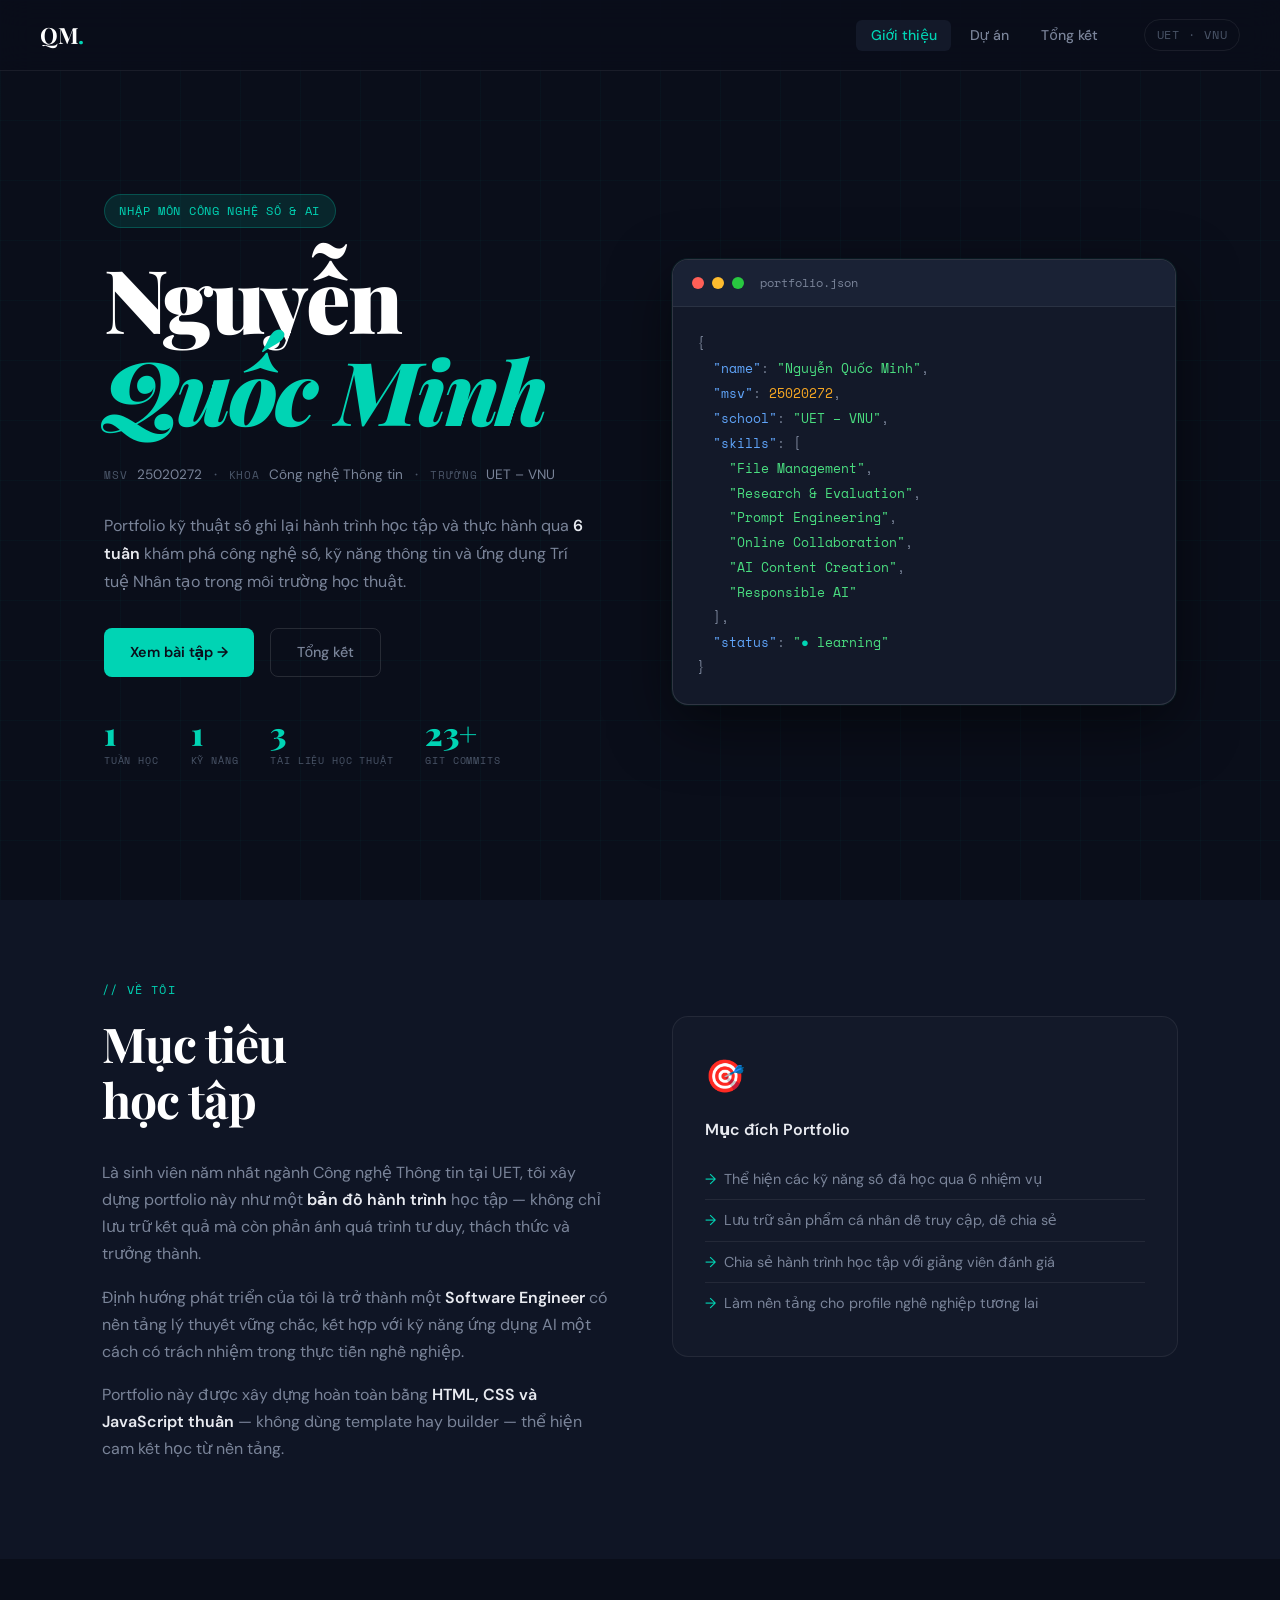
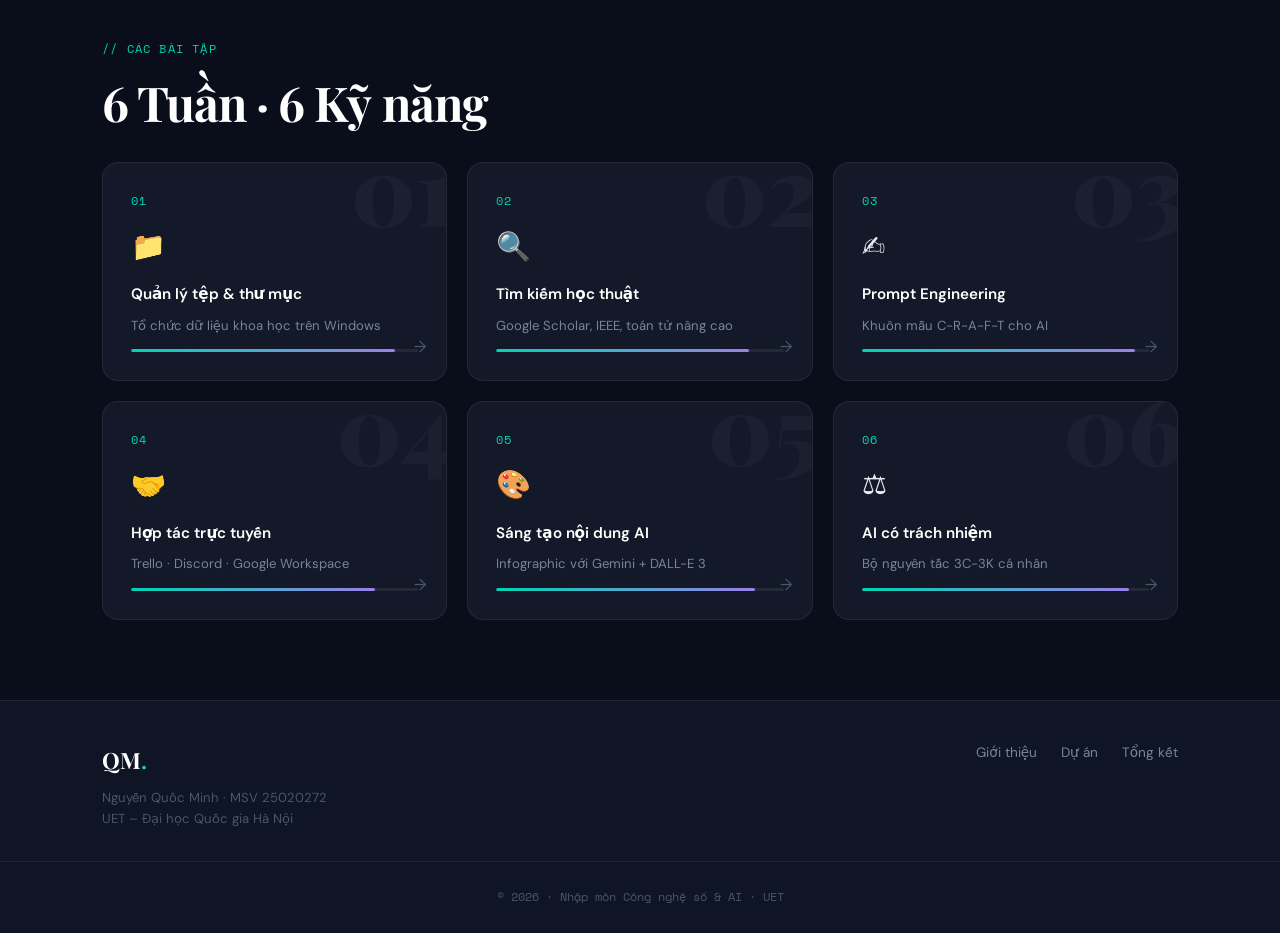
<file: index.html>
<!DOCTYPE html>
<html lang="vi">
<head>
  <meta charset="UTF-8" />
  <meta name="viewport" content="width=device-width, initial-scale=1.0"/>
  <title>Portfolio | Nguyễn Quốc Minh – Nhập môn Công nghệ số & AI</title>
  <meta name="description" content="Portfolio kỹ thuật số của Nguyễn Quốc Minh (MSV 25020272), sinh viên CNTT UET–VNU, ghi lại hành trình 6 tuần học Nhập môn Công nghệ số & AI.">
  <link rel="preconnect" href="https://fonts.googleapis.com">
  <link href="https://fonts.googleapis.com/css2?family=Playfair+Display:ital,wght@0,400;0,700;0,900;1,400&family=Space+Mono:wght@400;700&family=DM+Sans:wght@300;400;500;600&display=swap" rel="stylesheet">
  <link rel="stylesheet" href="css/style.css">
</head>
<body>

  <!-- SCROLL PROGRESS -->
  <div id="scroll-progress"></div>

  <!-- BACK TO TOP -->
  <button id="back-to-top" aria-label="Về đầu trang">↑</button>

  <!-- NAV -->
  <nav class="nav" id="nav">
    <div class="nav-logo">QM<span class="dot">.</span></div>
    <ul class="nav-links">
      <li><a href="index.html" class="active">Giới thiệu</a></li>
      <li><a href="projects.html">Dự án</a></li>
      <li><a href="summary.html">Tổng kết</a></li>
    </ul>
    <div class="nav-badge">UET · VNU</div>
  </nav>

  <!-- HERO -->
  <section class="hero">
    <div class="hero-grid-bg"></div>
    <div class="hero-content">
      <div class="hero-tag fade-in delay-1">Nhập môn Công nghệ số &amp; AI</div>
      <h1 class="hero-name fade-in delay-2">Nguyễn<br><em>Quốc Minh</em></h1>
      <div class="hero-meta fade-in delay-3">
        <span class="meta-item"><span class="meta-label">MSV</span> 25020272</span>
        <span class="meta-divider">·</span>
        <span class="meta-item"><span class="meta-label">Khoa</span> Công nghệ Thông tin</span>
        <span class="meta-divider">·</span>
        <span class="meta-item"><span class="meta-label">Trường</span> UET – VNU</span>
      </div>
      <p class="hero-desc fade-in delay-4">
        Portfolio kỹ thuật số ghi lại hành trình học tập và thực hành 
        qua <strong>6 tuần</strong> khám phá công nghệ số, kỹ năng thông tin 
        và ứng dụng Trí tuệ Nhân tạo trong môi trường học thuật.
      </p>
      <div class="hero-cta fade-in delay-5">
        <a href="projects.html" class="btn-primary" id="cta-projects">Xem bài tập →</a>
        <a href="summary.html" class="btn-ghost" id="cta-summary">Tổng kết</a>
      </div>
      <!-- STAT COUNTERS -->
      <div class="hero-stats fade-in delay-5">
        <div class="stat-item" id="stat-weeks">
          <div class="stat-num" data-target="6" data-suffix="">0</div>
          <div class="stat-label">Tuần học</div>
        </div>
        <div class="stat-item" id="stat-tasks">
          <div class="stat-num" data-target="6" data-suffix="">0</div>
          <div class="stat-label">Kỹ năng</div>
        </div>
        <div class="stat-item" id="stat-docs">
          <div class="stat-num" data-target="12" data-suffix="">0</div>
          <div class="stat-label">Tài liệu học thuật</div>
        </div>
        <div class="stat-item" id="stat-commits">
          <div class="stat-num" data-target="95" data-suffix="+">0</div>
          <div class="stat-label">Git commits</div>
        </div>
      </div>
    </div>
    <div class="hero-visual fade-in delay-3">
      <div class="code-card">
        <div class="code-card-header">
          <span class="dot-red"></span><span class="dot-yellow"></span><span class="dot-green"></span>
          <span class="code-filename">portfolio.json</span>
        </div>
        <pre class="code-body"><code>{
  <span class="key">"name"</span>: <span class="str">"Nguyễn Quốc Minh"</span>,
  <span class="key">"msv"</span>: <span class="num">25020272</span>,
  <span class="key">"school"</span>: <span class="str">"UET – VNU"</span>,
  <span class="key">"skills"</span>: [
    <span class="str">"File Management"</span>,
    <span class="str">"Research &amp; Evaluation"</span>,
    <span class="str">"Prompt Engineering"</span>,
    <span class="str">"Online Collaboration"</span>,
    <span class="str">"AI Content Creation"</span>,
    <span class="str">"Responsible AI"</span>
  ],
  <span class="key">"status"</span>: <span class="str">"<span class="blink">●</span> learning"</span>
}</code></pre>
      </div>
    </div>
  </section>

  <!-- ABOUT -->
  <section class="about section">
    <div class="container">
      <div class="section-label">// Về tôi</div>
      <div class="about-grid">
        <div class="about-text">
          <h2 class="section-title">Mục tiêu<br>học tập</h2>
          <p>Là sinh viên năm nhất ngành Công nghệ Thông tin tại UET, tôi xây dựng portfolio này như một <strong>bản đồ hành trình</strong> học tập — không chỉ lưu trữ kết quả mà còn phản ánh quá trình tư duy, thách thức và trưởng thành.</p>
          <p>Định hướng phát triển của tôi là trở thành một <strong>Software Engineer</strong> có nền tảng lý thuyết vững chắc, kết hợp với kỹ năng ứng dụng AI một cách có trách nhiệm trong thực tiễn nghề nghiệp.</p>
          <p>Portfolio này được xây dựng hoàn toàn bằng <strong>HTML, CSS và JavaScript thuần</strong> — không dùng template hay builder — thể hiện cam kết học từ nền tảng.</p>
        </div>
        <div class="about-goals">
          <div class="goal-card">
            <div class="goal-icon">🎯</div>
            <div class="goal-title">Mục đích Portfolio</div>
            <ul class="goal-list">
              <li>Thể hiện các kỹ năng số đã học qua 6 nhiệm vụ</li>
              <li>Lưu trữ sản phẩm cá nhân dễ truy cập, dễ chia sẻ</li>
              <li>Chia sẻ hành trình học tập với giảng viên đánh giá</li>
              <li>Làm nền tảng cho profile nghề nghiệp tương lai</li>
            </ul>
          </div>
        </div>
      </div>
    </div>
  </section>

  <!-- WEEK OVERVIEW -->
  <section class="weeks section">
    <div class="container">
      <div class="section-label">// Các bài tập</div>
      <h2 class="section-title">6 Tuần · 6 Kỹ năng</h2>
      <div class="weeks-grid">
        <a href="projects.html#week1" class="week-card" data-week="01" id="week-card-1">
          <div class="week-num">01</div>
          <div class="week-icon">📁</div>
          <div class="week-title">Quản lý tệp &amp; thư mục</div>
          <div class="week-desc">Tổ chức dữ liệu khoa học trên Windows</div>
          <div class="week-progress"><div class="week-progress-fill" style="--progress:92%"></div></div>
          <div class="week-arrow">→</div>
        </a>
        <a href="projects.html#week2" class="week-card" data-week="02" id="week-card-2">
          <div class="week-num">02</div>
          <div class="week-icon">🔍</div>
          <div class="week-title">Tìm kiếm học thuật</div>
          <div class="week-desc">Google Scholar, IEEE, toán tử nâng cao</div>
          <div class="week-progress"><div class="week-progress-fill" style="--progress:88%"></div></div>
          <div class="week-arrow">→</div>
        </a>
        <a href="projects.html#week3" class="week-card" data-week="03" id="week-card-3">
          <div class="week-num">03</div>
          <div class="week-icon">✍️</div>
          <div class="week-title">Prompt Engineering</div>
          <div class="week-desc">Khuôn mẫu C-R-A-F-T cho AI</div>
          <div class="week-progress"><div class="week-progress-fill" style="--progress:95%"></div></div>
          <div class="week-arrow">→</div>
        </a>
        <a href="projects.html#week4" class="week-card" data-week="04" id="week-card-4">
          <div class="week-num">04</div>
          <div class="week-icon">🤝</div>
          <div class="week-title">Hợp tác trực tuyến</div>
          <div class="week-desc">Trello · Discord · Google Workspace</div>
          <div class="week-progress"><div class="week-progress-fill" style="--progress:85%"></div></div>
          <div class="week-arrow">→</div>
        </a>
        <a href="projects.html#week5" class="week-card" data-week="05" id="week-card-5">
          <div class="week-num">05</div>
          <div class="week-icon">🎨</div>
          <div class="week-title">Sáng tạo nội dung AI</div>
          <div class="week-desc">Infographic với Gemini + DALL-E 3</div>
          <div class="week-progress"><div class="week-progress-fill" style="--progress:90%"></div></div>
          <div class="week-arrow">→</div>
        </a>
        <a href="projects.html#week6" class="week-card" data-week="06" id="week-card-6">
          <div class="week-num">06</div>
          <div class="week-icon">⚖️</div>
          <div class="week-title">AI có trách nhiệm</div>
          <div class="week-desc">Bộ nguyên tắc 3C-3K cá nhân</div>
          <div class="week-progress"><div class="week-progress-fill" style="--progress:93%"></div></div>
          <div class="week-arrow">→</div>
        </a>
      </div>
    </div>
  </section>

  <!-- FOOTER -->
  <footer class="footer">
    <div class="container footer-inner">
      <div class="footer-left">
        <div class="footer-logo">QM<span class="dot">.</span></div>
        <p>Nguyễn Quốc Minh · MSV 25020272<br>UET – Đại học Quốc gia Hà Nội</p>
      </div>
      <div class="footer-right">
        <a href="index.html">Giới thiệu</a>
        <a href="projects.html">Dự án</a>
        <a href="summary.html">Tổng kết</a>
      </div>
    </div>
    <div class="footer-bottom">
      <span>© 2026 · Nhập môn Công nghệ số &amp; AI · UET</span>
    </div>
  </footer>

  <script src="js/main.js"></script>
  <script>
    // Trigger stat counters on load (hero section)
    window.addEventListener('load', () => {
      document.querySelectorAll('.stat-item .stat-num').forEach(el => {
        setTimeout(() => animateCounter(el), 800);
      });
    });
  </script>
</body>
</html>
</file>
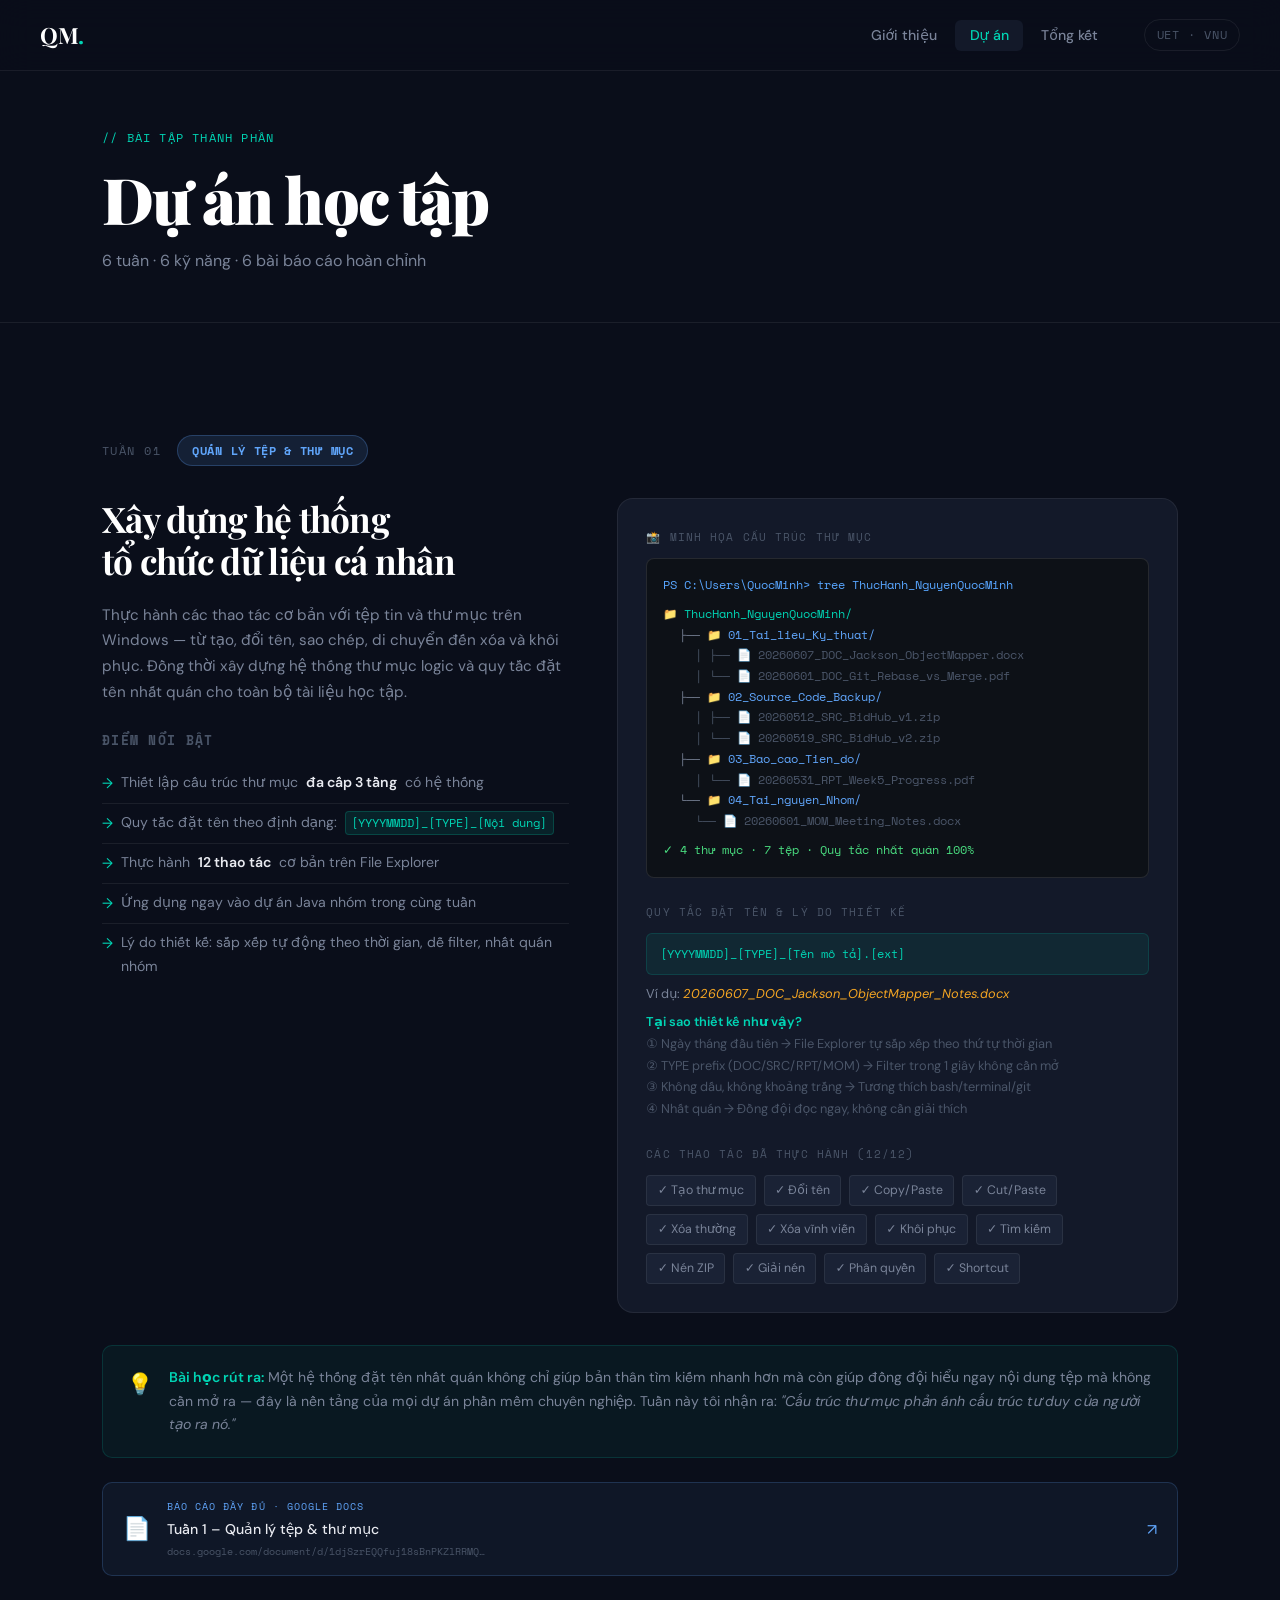
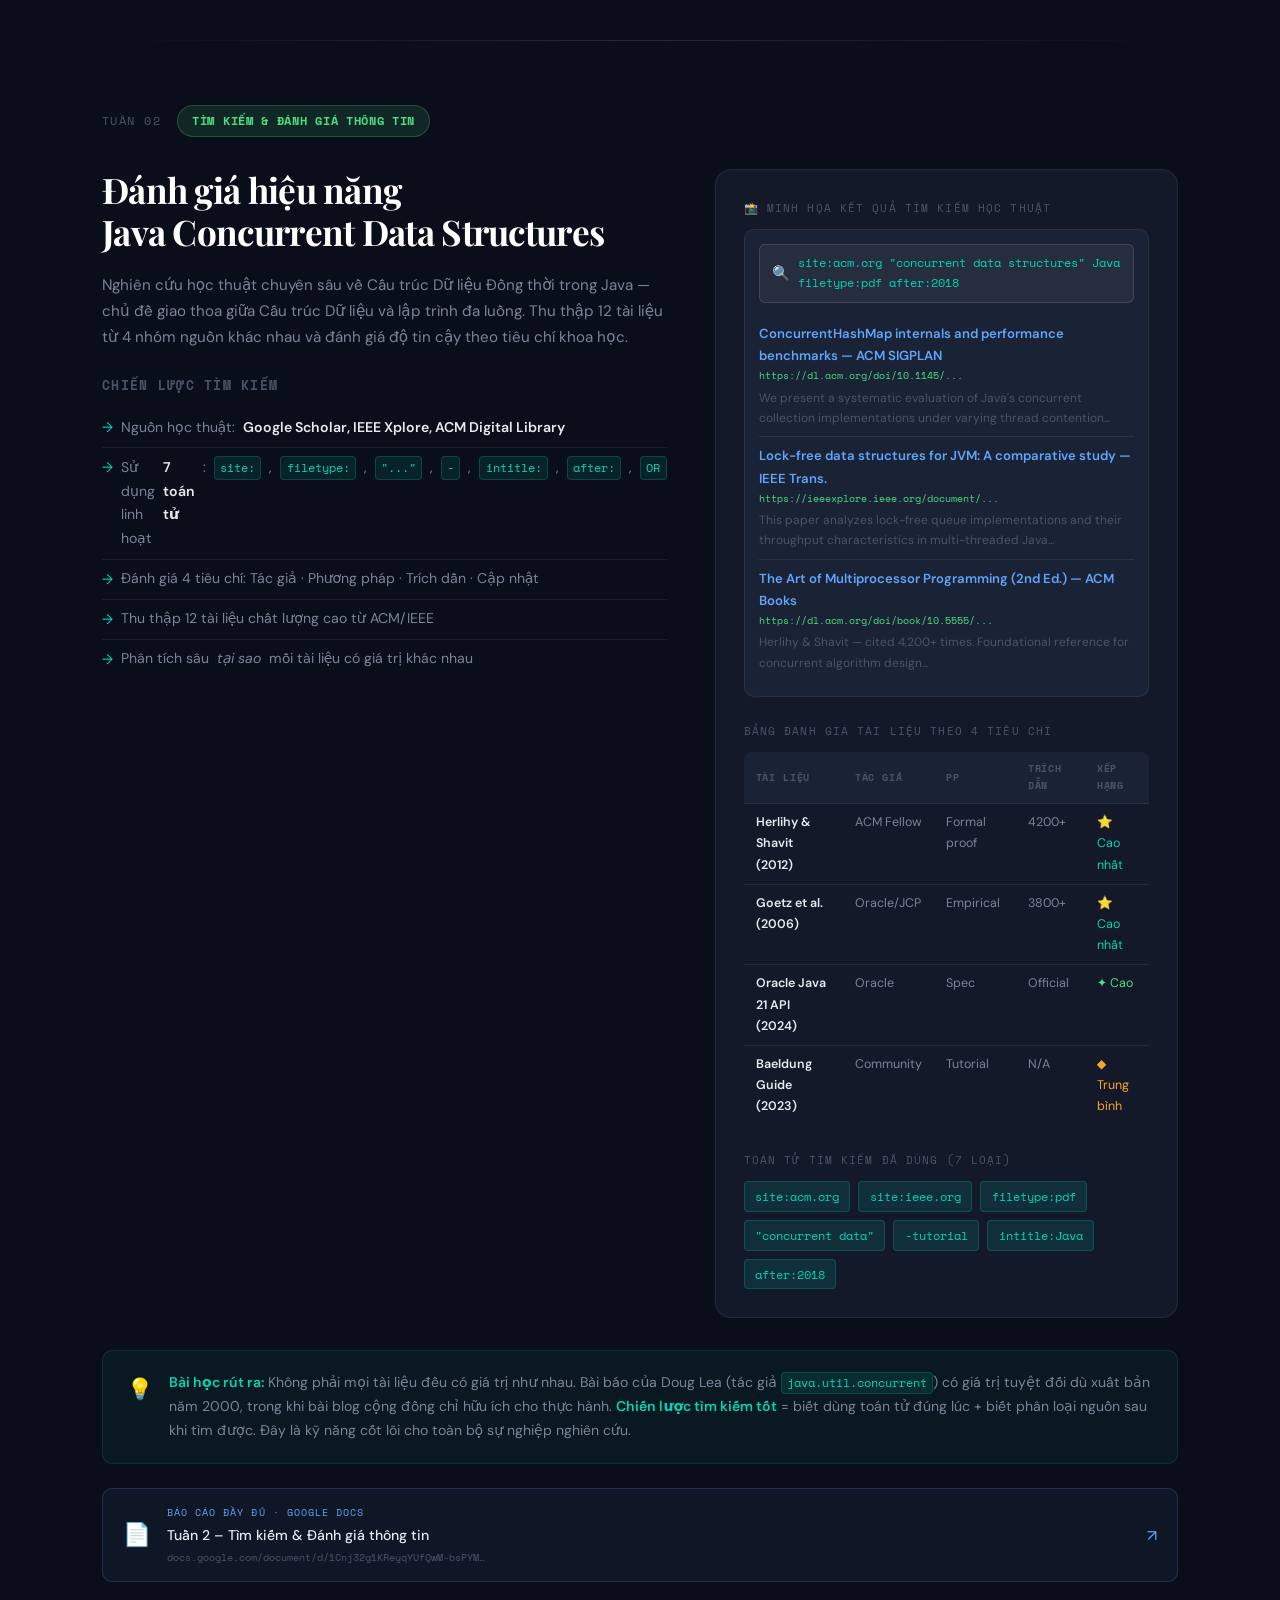
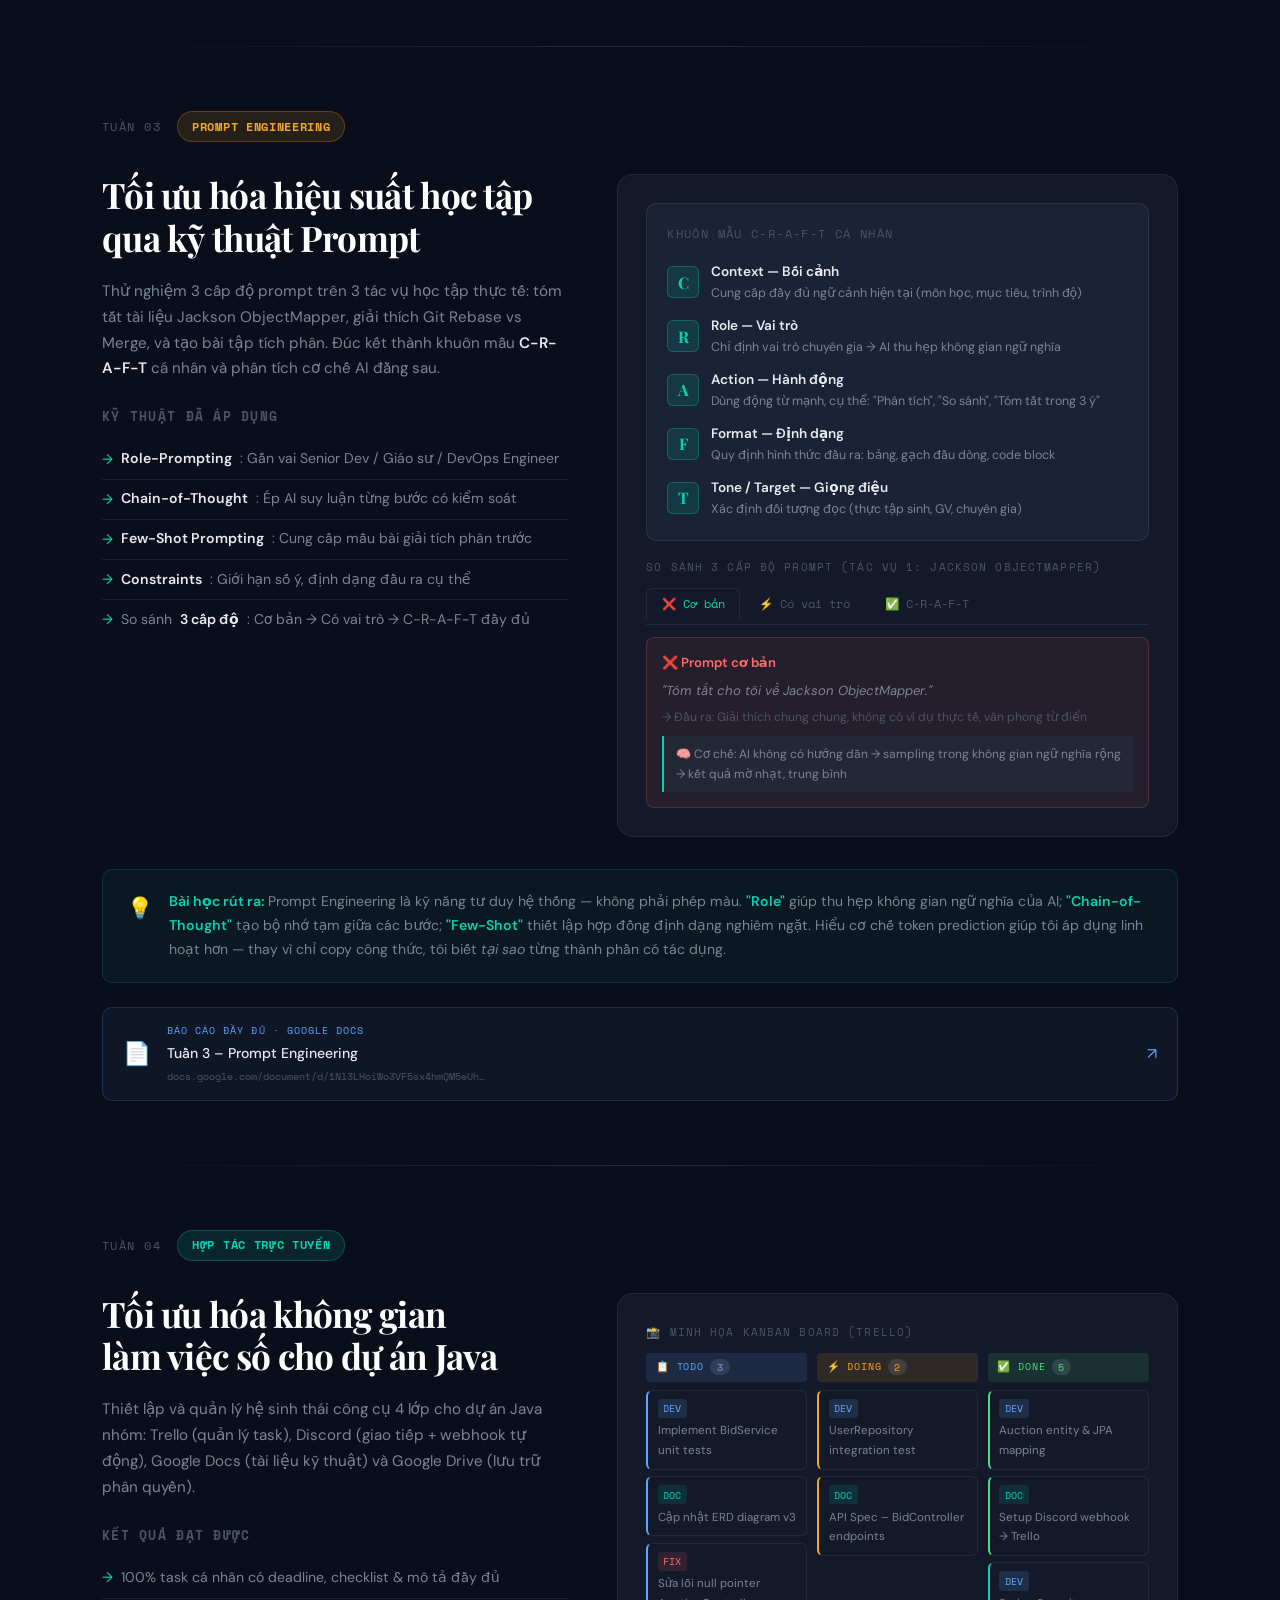
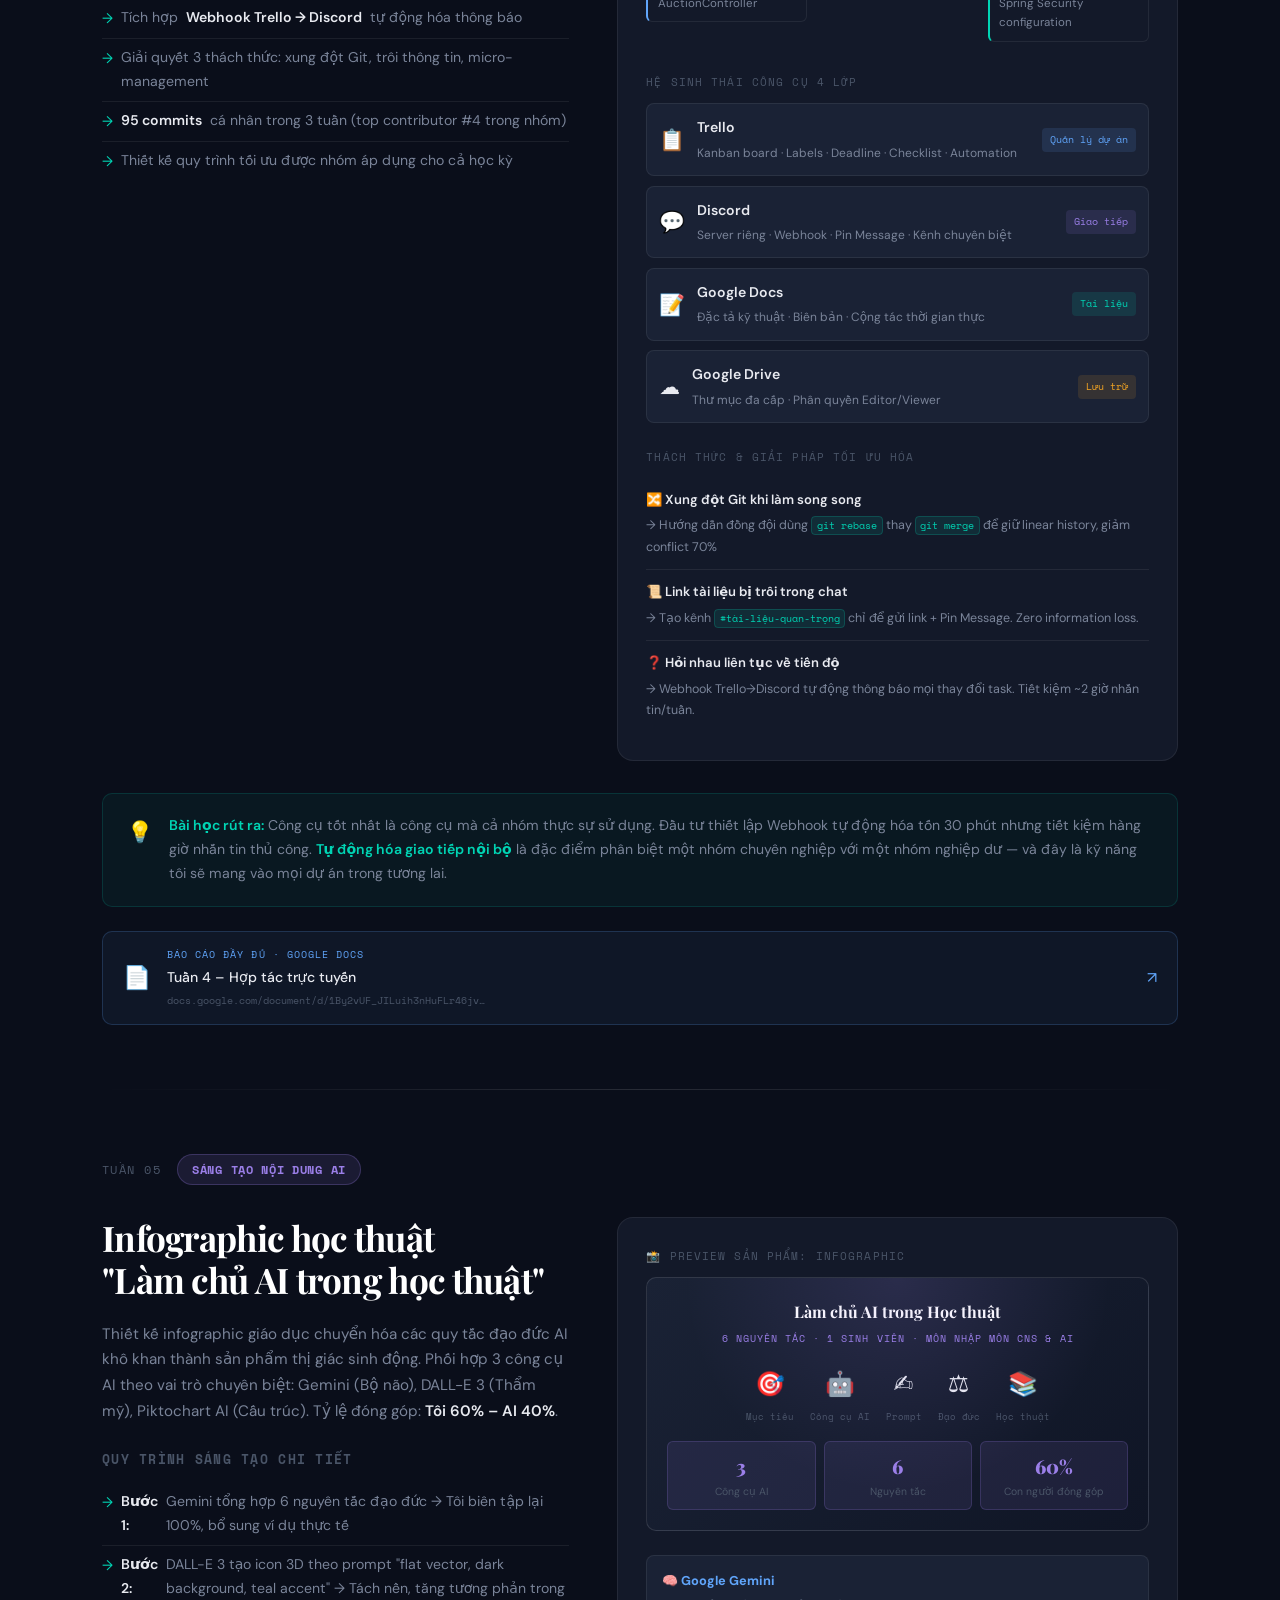
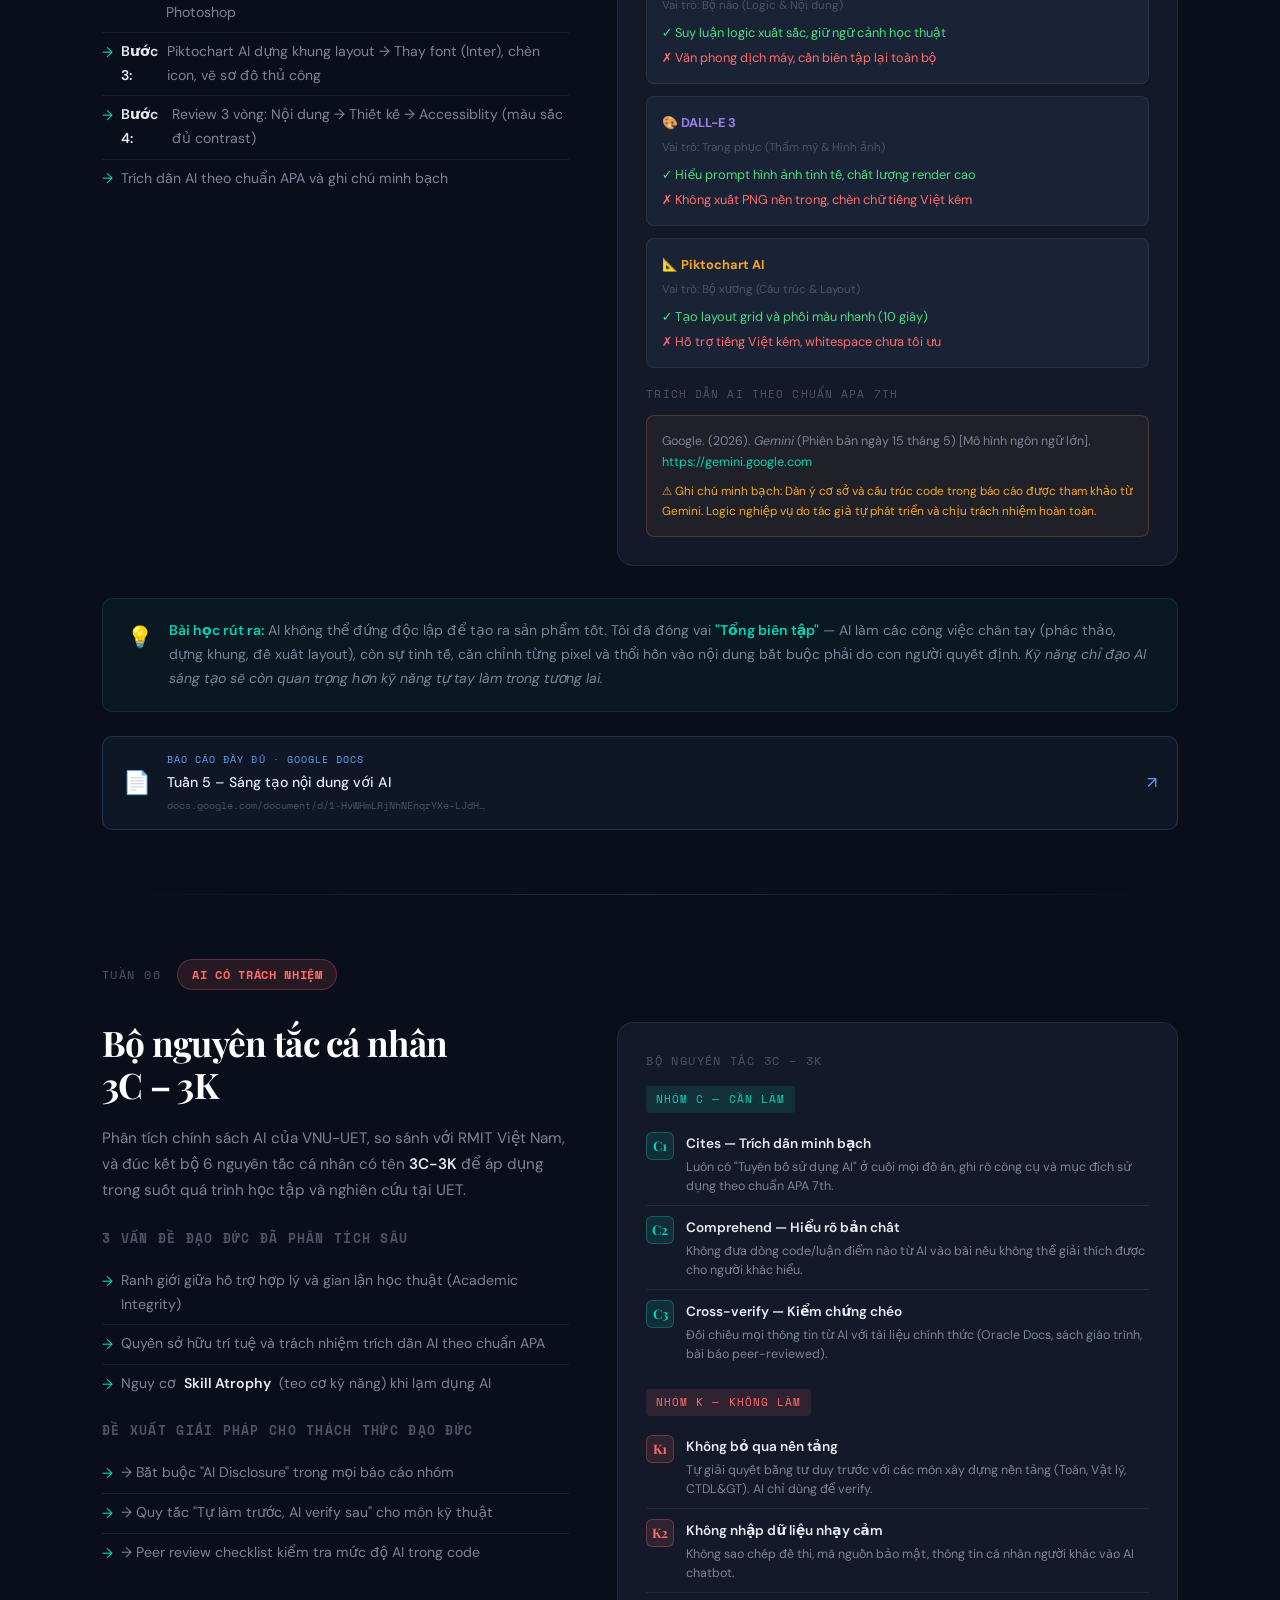
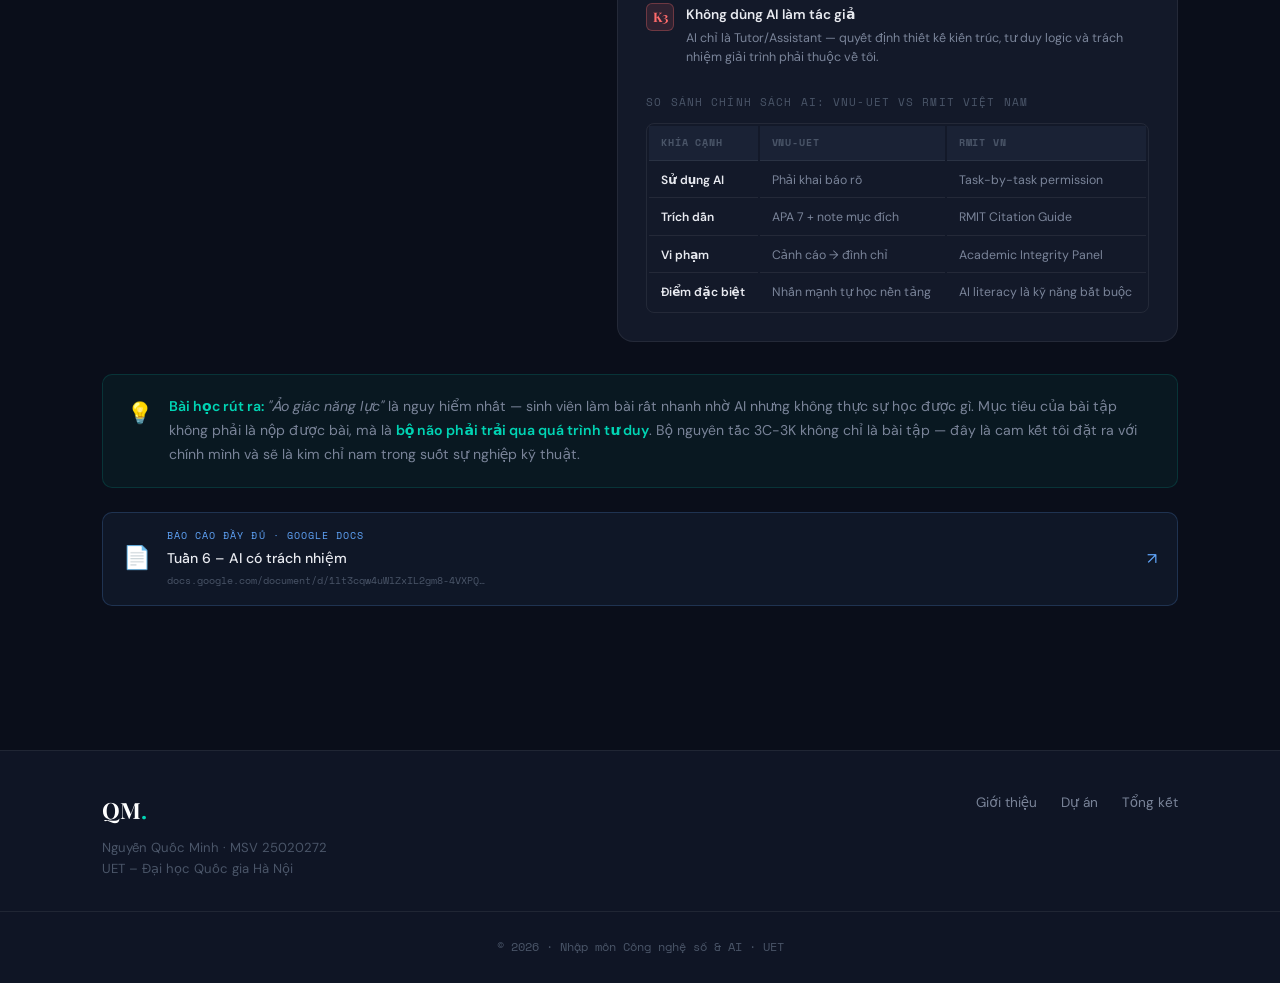
<file: projects.html>
<!DOCTYPE html>
<html lang="vi">
<head>
  <meta charset="UTF-8" />
  <meta name="viewport" content="width=device-width, initial-scale=1.0"/>
  <title>Dự án | Nguyễn Quốc Minh – Portfolio 6 tuần</title>
  <meta name="description" content="6 bài tập thành phần: Quản lý tệp, Tìm kiếm học thuật, Prompt Engineering, Hợp tác trực tuyến, Sáng tạo AI, và AI có trách nhiệm.">
  <link rel="preconnect" href="https://fonts.googleapis.com">
  <link href="https://fonts.googleapis.com/css2?family=Playfair+Display:ital,wght@0,400;0,700;0,900;1,400&family=Space+Mono:wght@400;700&family=DM+Sans:wght@300;400;500;600&display=swap" rel="stylesheet">
  <link rel="stylesheet" href="css/style.css">
</head>
<body>

  <div id="scroll-progress"></div>
  <button id="back-to-top" aria-label="Về đầu trang">↑</button>

  <nav class="nav" id="nav">
    <div class="nav-logo">QM<span class="dot">.</span></div>
    <ul class="nav-links">
      <li><a href="index.html">Giới thiệu</a></li>
      <li><a href="projects.html" class="active">Dự án</a></li>
      <li><a href="summary.html">Tổng kết</a></li>
    </ul>
    <div class="nav-badge">UET · VNU</div>
  </nav>

  <!-- PAGE HEADER -->
  <div class="page-header">
    <div class="container">
      <div class="section-label">// Bài tập thành phần</div>
      <h1 class="page-title">Dự án học tập</h1>
      <p class="page-subtitle">6 tuần · 6 kỹ năng · 6 bài báo cáo hoàn chỉnh</p>
    </div>
  </div>

  <!-- PROJECTS -->
  <main class="projects-main">
    <div class="container">

      <!-- ===== WEEK 1 ===== -->
      <article class="project-section" id="week1">
        <div class="project-header">
          <div class="project-num-tag">Tuần 01</div>
          <div class="project-badge file">Quản lý Tệp &amp; Thư mục</div>
        </div>
        <div class="project-grid">
          <div class="project-info">
            <h2 class="project-title">Xây dựng hệ thống<br>tổ chức dữ liệu cá nhân</h2>
            <p class="project-desc">
              Thực hành các thao tác cơ bản với tệp tin và thư mục trên Windows — từ tạo, đổi tên, sao chép, di chuyển đến xóa và khôi phục. Đồng thời xây dựng hệ thống thư mục logic và quy tắc đặt tên nhất quán cho toàn bộ tài liệu học tập.
            </p>
            <div class="project-highlights">
              <h3>Điểm nổi bật</h3>
              <ul>
                <li>Thiết lập cấu trúc thư mục <strong>đa cấp 3 tầng</strong> có hệ thống</li>
                <li>Quy tắc đặt tên theo định dạng: <code>[YYYYMMDD]_[TYPE]_[Nội dung]</code></li>
                <li>Thực hành <strong>12 thao tác</strong> cơ bản trên File Explorer</li>
                <li>Ứng dụng ngay vào dự án Java nhóm trong cùng tuần</li>
                <li>Lý do thiết kế: sắp xếp tự động theo thời gian, dễ filter, nhất quán nhóm</li>
              </ul>
            </div>
          </div>
          <div class="project-detail-card">
            <div class="detail-section">
              <div class="detail-label">📸 Minh họa cấu trúc thư mục</div>
              <!-- Terminal-style folder screenshot mockup -->
              <div style="background:#0d1117;border:1px solid rgba(255,255,255,0.1);border-radius:8px;padding:1rem;font-family:'Space Mono',monospace;font-size:0.72rem;line-height:1.8;">
                <div style="color:#58a6ff;margin-bottom:0.5rem;">PS C:\Users\QuocMinh&gt; tree ThucHanh_NguyenQuocMinh</div>
                <div style="color:#00d4b4;">📁 ThucHanh_NguyenQuocMinh/</div>
                <div style="color:#7a8499;padding-left:1rem;">├── 📁 <span style="color:#60a5fa;">01_Tai_lieu_Ky_thuat/</span></div>
                <div style="color:#4a5568;padding-left:2rem;">│   ├── 📄 20260607_DOC_Jackson_ObjectMapper.docx</div>
                <div style="color:#4a5568;padding-left:2rem;">│   └── 📄 20260601_DOC_Git_Rebase_vs_Merge.pdf</div>
                <div style="color:#7a8499;padding-left:1rem;">├── 📁 <span style="color:#60a5fa;">02_Source_Code_Backup/</span></div>
                <div style="color:#4a5568;padding-left:2rem;">│   ├── 📄 20260512_SRC_BidHub_v1.zip</div>
                <div style="color:#4a5568;padding-left:2rem;">│   └── 📄 20260519_SRC_BidHub_v2.zip</div>
                <div style="color:#7a8499;padding-left:1rem;">├── 📁 <span style="color:#60a5fa;">03_Bao_cao_Tien_do/</span></div>
                <div style="color:#4a5568;padding-left:2rem;">│   └── 📄 20260531_RPT_Week5_Progress.pdf</div>
                <div style="color:#7a8499;padding-left:1rem;">└── 📁 <span style="color:#60a5fa;">04_Tai_nguyen_Nhom/</span></div>
                <div style="color:#4a5568;padding-left:2rem;">    └── 📄 20260601_MOM_Meeting_Notes.docx</div>
                <div style="color:#4ade80;margin-top:0.5rem;">✓ 4 thư mục · 7 tệp · Quy tắc nhất quán 100%</div>
              </div>
            </div>
            <div class="detail-section">
              <div class="detail-label">Quy tắc đặt tên &amp; Lý do thiết kế</div>
              <div class="naming-rule">
                <code class="naming-code">[YYYYMMDD]_[TYPE]_[Tên mô tả].[ext]</code>
                <div class="naming-example">Ví dụ: <em>20260607_DOC_Jackson_ObjectMapper_Notes.docx</em></div>
                <div class="naming-reason">
                  <strong style="color:var(--teal)">Tại sao thiết kế như vậy?</strong><br>
                  ① Ngày tháng đầu tiên → File Explorer tự sắp xếp theo thứ tự thời gian<br>
                  ② TYPE prefix (DOC/SRC/RPT/MOM) → Filter trong 1 giây không cần mở<br>
                  ③ Không dấu, không khoảng trắng → Tương thích bash/terminal/git<br>
                  ④ Nhất quán → Đồng đội đọc ngay, không cần giải thích
                </div>
              </div>
            </div>
            <div class="detail-section">
              <div class="detail-label">Các thao tác đã thực hành (12/12)</div>
              <div class="ops-grid">
                <span class="op-tag">✓ Tạo thư mục</span>
                <span class="op-tag">✓ Đổi tên</span>
                <span class="op-tag">✓ Copy/Paste</span>
                <span class="op-tag">✓ Cut/Paste</span>
                <span class="op-tag">✓ Xóa thường</span>
                <span class="op-tag">✓ Xóa vĩnh viễn</span>
                <span class="op-tag">✓ Khôi phục</span>
                <span class="op-tag">✓ Tìm kiếm</span>
                <span class="op-tag">✓ Nén ZIP</span>
                <span class="op-tag">✓ Giải nén</span>
                <span class="op-tag">✓ Phân quyền</span>
                <span class="op-tag">✓ Shortcut</span>
              </div>
            </div>
          </div>
        </div>
        <div class="project-reflection">
          <div class="reflection-icon">💡</div>
          <p><strong>Bài học rút ra:</strong> Một hệ thống đặt tên nhất quán không chỉ giúp bản thân tìm kiếm nhanh hơn mà còn giúp đồng đội hiểu ngay nội dung tệp mà không cần mở ra — đây là nền tảng của mọi dự án phần mềm chuyên nghiệp. Tuần này tôi nhận ra: <em>"Cấu trúc thư mục phản ánh cấu trúc tư duy của người tạo ra nó."</em></p>
        </div>
        <a href="https://docs.google.com/document/d/1djSzrEQQfuj18sBnPKZlRRMQKH2YL0-aPLZ89EjmkHg/edit?usp=sharing" target="_blank" rel="noopener" class="doc-link-banner" id="doc-week1">
          <div class="doc-link-icon">📄</div>
          <div class="doc-link-text">
            <div class="doc-link-label">Báo cáo đầy đủ · Google Docs</div>
            <div class="doc-link-title">Tuần 1 – Quản lý tệp &amp; thư mục</div>
            <div class="doc-link-url">docs.google.com/document/d/1djSzrEQQfuj18sBnPKZlRRMQKH2YL0-aPLZ89EjmkHg</div>
          </div>
          <div class="doc-link-arrow">↗</div>
        </a>
      </article>

      <div class="section-divider"></div>

      <!-- ===== WEEK 2 ===== -->
      <article class="project-section" id="week2">
        <div class="project-header">
          <div class="project-num-tag">Tuần 02</div>
          <div class="project-badge search">Tìm kiếm &amp; Đánh giá thông tin</div>
        </div>
        <div class="project-grid">
          <div class="project-info">
            <h2 class="project-title">Đánh giá hiệu năng<br>Java Concurrent Data Structures</h2>
            <p class="project-desc">
              Nghiên cứu học thuật chuyên sâu về Cấu trúc Dữ liệu Đồng thời trong Java — chủ đề giao thoa giữa Cấu trúc Dữ liệu và lập trình đa luồng. Thu thập 12 tài liệu từ 4 nhóm nguồn khác nhau và đánh giá độ tin cậy theo tiêu chí khoa học.
            </p>
            <div class="project-highlights">
              <h3>Chiến lược tìm kiếm</h3>
              <ul>
                <li>Nguồn học thuật: <strong>Google Scholar, IEEE Xplore, ACM Digital Library</strong></li>
                <li>Sử dụng linh hoạt <strong>7 toán tử</strong>: <code>site:</code>, <code>filetype:</code>, <code>"..."</code>, <code>-</code>, <code>intitle:</code>, <code>after:</code>, <code>OR</code></li>
                <li>Đánh giá 4 tiêu chí: Tác giả · Phương pháp · Trích dẫn · Cập nhật</li>
                <li>Thu thập 12 tài liệu chất lượng cao từ ACM/IEEE</li>
                <li>Phân tích sâu <em>tại sao</em> mỗi tài liệu có giá trị khác nhau</li>
              </ul>
            </div>
          </div>
          <div class="project-detail-card">
            <!-- Search result mockup -->
            <div class="detail-section">
              <div class="detail-label">📸 Minh họa kết quả tìm kiếm học thuật</div>
              <div class="search-mockup">
                <div class="search-bar">
                  <span class="search-bar-icon">🔍</span>
                  <span class="search-bar-query">site:acm.org "concurrent data structures" Java filetype:pdf after:2018</span>
                </div>
                <div class="search-result-item">
                  <div class="search-result-title">ConcurrentHashMap internals and performance benchmarks — ACM SIGPLAN</div>
                  <div class="search-result-url">https://dl.acm.org/doi/10.1145/...</div>
                  <div class="search-result-snippet">We present a systematic evaluation of Java's concurrent collection implementations under varying thread contention...</div>
                </div>
                <div class="search-result-item">
                  <div class="search-result-title">Lock-free data structures for JVM: A comparative study — IEEE Trans.</div>
                  <div class="search-result-url">https://ieeexplore.ieee.org/document/...</div>
                  <div class="search-result-snippet">This paper analyzes lock-free queue implementations and their throughput characteristics in multi-threaded Java...</div>
                </div>
                <div class="search-result-item">
                  <div class="search-result-title">The Art of Multiprocessor Programming (2nd Ed.) — ACM Books</div>
                  <div class="search-result-url">https://dl.acm.org/doi/book/10.5555/...</div>
                  <div class="search-result-snippet">Herlihy &amp; Shavit — cited 4,200+ times. Foundational reference for concurrent algorithm design...</div>
                </div>
              </div>
            </div>
            <div class="detail-section">
              <div class="detail-label">Bảng đánh giá tài liệu theo 4 tiêu chí</div>
              <table class="eval-table">
                <thead>
                  <tr>
                    <th>Tài liệu</th>
                    <th>Tác giả</th>
                    <th>PP</th>
                    <th>Trích dẫn</th>
                    <th>Xếp hạng</th>
                  </tr>
                </thead>
                <tbody>
                  <tr>
                    <td>Herlihy &amp; Shavit (2012)</td>
                    <td>ACM Fellow</td>
                    <td>Formal proof</td>
                    <td>4200+</td>
                    <td><span style="color:var(--teal)">⭐ Cao nhất</span></td>
                  </tr>
                  <tr>
                    <td>Goetz et al. (2006)</td>
                    <td>Oracle/JCP</td>
                    <td>Empirical</td>
                    <td>3800+</td>
                    <td><span style="color:var(--teal)">⭐ Cao nhất</span></td>
                  </tr>
                  <tr>
                    <td>Oracle Java 21 API (2024)</td>
                    <td>Oracle</td>
                    <td>Spec</td>
                    <td>Official</td>
                    <td><span style="color:var(--green)">✦ Cao</span></td>
                  </tr>
                  <tr>
                    <td>Baeldung Guide (2023)</td>
                    <td>Community</td>
                    <td>Tutorial</td>
                    <td>N/A</td>
                    <td><span style="color:var(--amber)">◆ Trung bình</span></td>
                  </tr>
                </tbody>
              </table>
            </div>
            <div class="detail-section">
              <div class="detail-label">Toán tử tìm kiếm đã dùng (7 loại)</div>
              <div class="ops-grid">
                <span class="op-tag code-tag">site:acm.org</span>
                <span class="op-tag code-tag">site:ieee.org</span>
                <span class="op-tag code-tag">filetype:pdf</span>
                <span class="op-tag code-tag">"concurrent data"</span>
                <span class="op-tag code-tag">-tutorial</span>
                <span class="op-tag code-tag">intitle:Java</span>
                <span class="op-tag code-tag">after:2018</span>
              </div>
            </div>
          </div>
        </div>
        <div class="project-reflection">
          <div class="reflection-icon">💡</div>
          <p><strong>Bài học rút ra:</strong> Không phải mọi tài liệu đều có giá trị như nhau. Bài báo của Doug Lea (tác giả <code>java.util.concurrent</code>) có giá trị tuyệt đối dù xuất bản năm 2000, trong khi bài blog cộng đồng chỉ hữu ích cho thực hành. <strong>Chiến lược tìm kiếm tốt</strong> = biết dùng toán tử đúng lúc + biết phân loại nguồn sau khi tìm được. Đây là kỹ năng cốt lõi cho toàn bộ sự nghiệp nghiên cứu.</p>
        </div>
        <a href="https://docs.google.com/document/d/1Cnj32g1KReyqYUfQwM-bsPYMFA5YveJss_useNHdQVc/edit?usp=sharing" target="_blank" rel="noopener" class="doc-link-banner" id="doc-week2">
          <div class="doc-link-icon">📄</div>
          <div class="doc-link-text">
            <div class="doc-link-label">Báo cáo đầy đủ · Google Docs</div>
            <div class="doc-link-title">Tuần 2 – Tìm kiếm &amp; Đánh giá thông tin</div>
            <div class="doc-link-url">docs.google.com/document/d/1Cnj32g1KReyqYUfQwM-bsPYMFA5YveJss_useNHdQVc</div>
          </div>
          <div class="doc-link-arrow">↗</div>
        </a>
      </article>

      <div class="section-divider"></div>

      <!-- ===== WEEK 3 ===== -->
      <article class="project-section" id="week3">
        <div class="project-header">
          <div class="project-num-tag">Tuần 03</div>
          <div class="project-badge prompt">Prompt Engineering</div>
        </div>
        <div class="project-grid">
          <div class="project-info">
            <h2 class="project-title">Tối ưu hóa hiệu suất học tập<br>qua kỹ thuật Prompt</h2>
            <p class="project-desc">
              Thử nghiệm 3 cấp độ prompt trên 3 tác vụ học tập thực tế: tóm tắt tài liệu Jackson ObjectMapper, giải thích Git Rebase vs Merge, và tạo bài tập tích phân. Đúc kết thành khuôn mẫu <strong>C-R-A-F-T</strong> cá nhân và phân tích cơ chế AI đằng sau.
            </p>
            <div class="project-highlights">
              <h3>Kỹ thuật đã áp dụng</h3>
              <ul>
                <li><strong>Role-Prompting</strong>: Gắn vai Senior Dev / Giáo sư / DevOps Engineer</li>
                <li><strong>Chain-of-Thought</strong>: Ép AI suy luận từng bước có kiểm soát</li>
                <li><strong>Few-Shot Prompting</strong>: Cung cấp mẫu bài giải tích phân trước</li>
                <li><strong>Constraints</strong>: Giới hạn số ý, định dạng đầu ra cụ thể</li>
                <li>So sánh <strong>3 cấp độ</strong>: Cơ bản → Có vai trò → C-R-A-F-T đầy đủ</li>
              </ul>
            </div>
          </div>
          <div class="project-detail-card">
            <div class="craft-framework">
              <div class="craft-title">Khuôn mẫu C-R-A-F-T cá nhân</div>
              <div class="craft-items">
                <div class="craft-item">
                  <div class="craft-letter">C</div>
                  <div class="craft-content">
                    <div class="craft-name">Context — Bối cảnh</div>
                    <div class="craft-desc">Cung cấp đầy đủ ngữ cảnh hiện tại (môn học, mục tiêu, trình độ)</div>
                  </div>
                </div>
                <div class="craft-item">
                  <div class="craft-letter">R</div>
                  <div class="craft-content">
                    <div class="craft-name">Role — Vai trò</div>
                    <div class="craft-desc">Chỉ định vai trò chuyên gia → AI thu hẹp không gian ngữ nghĩa</div>
                  </div>
                </div>
                <div class="craft-item">
                  <div class="craft-letter">A</div>
                  <div class="craft-content">
                    <div class="craft-name">Action — Hành động</div>
                    <div class="craft-desc">Dùng động từ mạnh, cụ thể: "Phân tích", "So sánh", "Tóm tắt trong 3 ý"</div>
                  </div>
                </div>
                <div class="craft-item">
                  <div class="craft-letter">F</div>
                  <div class="craft-content">
                    <div class="craft-name">Format — Định dạng</div>
                    <div class="craft-desc">Quy định hình thức đầu ra: bảng, gạch đầu dòng, code block</div>
                  </div>
                </div>
                <div class="craft-item">
                  <div class="craft-letter">T</div>
                  <div class="craft-content">
                    <div class="craft-name">Tone / Target — Giọng điệu</div>
                    <div class="craft-desc">Xác định đối tượng đọc (thực tập sinh, GV, chuyên gia)</div>
                  </div>
                </div>
              </div>
            </div>

            <!-- TAB SYSTEM for 3-level comparison -->
            <div class="detail-section" style="margin-top:1rem">
              <div class="detail-label">So sánh 3 cấp độ Prompt (Tác vụ 1: Jackson ObjectMapper)</div>
              <div class="tab-container" id="prompt-tabs">
                <div class="tab-nav">
                  <button class="tab-btn active" data-tab="tab-basic" id="btn-basic">❌ Cơ bản</button>
                  <button class="tab-btn" data-tab="tab-mid" id="btn-mid">⚡ Có vai trò</button>
                  <button class="tab-btn" data-tab="tab-craft" id="btn-craft">✅ C-R-A-F-T</button>
                </div>
                <div id="tab-basic" class="tab-panel active">
                  <div class="prompt-box bad">
                    <div class="prompt-label">❌ Prompt cơ bản</div>
                    <div class="prompt-text">"Tóm tắt cho tôi về Jackson ObjectMapper."</div>
                    <div class="prompt-result">→ Đầu ra: Giải thích chung chung, không có ví dụ thực tế, văn phong từ điển</div>
                    <div class="prompt-mechanism">🧠 Cơ chế: AI không có hướng dẫn → sampling trong không gian ngữ nghĩa rộng → kết quả mờ nhạt, trung bình</div>
                  </div>
                </div>
                <div id="tab-mid" class="tab-panel">
                  <div class="prompt-box mid">
                    <div class="prompt-label">⚡ Prompt có vai trò</div>
                    <div class="prompt-text">"Bạn là Java developer. Giải thích Jackson ObjectMapper cho tôi."</div>
                    <div class="prompt-result">→ Đầu ra: Tốt hơn, có ví dụ code nhưng vẫn dài dòng, thiếu định dạng chuẩn</div>
                    <div class="prompt-mechanism">🧠 Cơ chế: Role thu hẹp không gian → cải thiện chất lượng ~40%, nhưng chưa có Format/Constraint nên vẫn thiếu chính xác</div>
                  </div>
                </div>
                <div id="tab-craft" class="tab-panel">
                  <div class="prompt-box good">
                    <div class="prompt-label">✅ Prompt C-R-A-F-T đầy đủ</div>
                    <div class="prompt-text">"Đóng vai Senior Java Developer đang mentor thực tập sinh. Tóm tắt Jackson ObjectMapper trong <strong>đúng 3 ý</strong>, tập trung vào writeValueAsString() và xử lý JsonProcessingException. Trình bày dạng <strong>bảng so sánh</strong> Có lỗi vs Không lỗi. Giọng điệu: ngắn gọn, thực hành."</div>
                    <div class="prompt-result">→ Đầu ra: Sắc nét, có thể dùng ngay trong code review, không thừa chữ</div>
                    <div class="prompt-mechanism">🧠 Cơ chế: Role + Context thu hẹp phân phối token → Format tạo "hợp đồng đầu ra" → AI tuân thủ nghiêm ngặt → độ chính xác tăng ~80%</div>
                  </div>
                </div>
              </div>
            </div>
          </div>
        </div>
        <div class="project-reflection">
          <div class="reflection-icon">💡</div>
          <p><strong>Bài học rút ra:</strong> Prompt Engineering là kỹ năng tư duy hệ thống — không phải phép màu. <strong>"Role"</strong> giúp thu hẹp không gian ngữ nghĩa của AI; <strong>"Chain-of-Thought"</strong> tạo bộ nhớ tạm giữa các bước; <strong>"Few-Shot"</strong> thiết lập hợp đồng định dạng nghiêm ngặt. Hiểu cơ chế token prediction giúp tôi áp dụng linh hoạt hơn — thay vì chỉ copy công thức, tôi biết <em>tại sao</em> từng thành phần có tác dụng.</p>
        </div>
        <a href="https://docs.google.com/document/d/1Nl3LHoiWo3VF5sx4hmQM5eUhlZYXfPtVyiRqOmL-nIY/edit?usp=sharing" target="_blank" rel="noopener" class="doc-link-banner" id="doc-week3">
          <div class="doc-link-icon">📄</div>
          <div class="doc-link-text">
            <div class="doc-link-label">Báo cáo đầy đủ · Google Docs</div>
            <div class="doc-link-title">Tuần 3 – Prompt Engineering</div>
            <div class="doc-link-url">docs.google.com/document/d/1Nl3LHoiWo3VF5sx4hmQM5eUhlZYXfPtVyiRqOmL-nIY</div>
          </div>
          <div class="doc-link-arrow">↗</div>
        </a>
      </article>

      <div class="section-divider"></div>

      <!-- ===== WEEK 4 ===== -->
      <article class="project-section" id="week4">
        <div class="project-header">
          <div class="project-num-tag">Tuần 04</div>
          <div class="project-badge collab">Hợp tác trực tuyến</div>
        </div>
        <div class="project-grid">
          <div class="project-info">
            <h2 class="project-title">Tối ưu hóa không gian<br>làm việc số cho dự án Java</h2>
            <p class="project-desc">
              Thiết lập và quản lý hệ sinh thái công cụ 4 lớp cho dự án Java nhóm: Trello (quản lý task), Discord (giao tiếp + webhook tự động), Google Docs (tài liệu kỹ thuật) và Google Drive (lưu trữ phân quyền).
            </p>
            <div class="project-highlights">
              <h3>Kết quả đạt được</h3>
              <ul>
                <li>100% task cá nhân có deadline, checklist &amp; mô tả đầy đủ</li>
                <li>Tích hợp <strong>Webhook Trello → Discord</strong> tự động hóa thông báo</li>
                <li>Giải quyết 3 thách thức: xung đột Git, trôi thông tin, micro-management</li>
                <li><strong>95 commits</strong> cá nhân trong 3 tuần (top contributor #4 trong nhóm)</li>
                <li>Thiết kế quy trình tối ưu được nhóm áp dụng cho cả học kỳ</li>
              </ul>
            </div>
          </div>
          <div class="project-detail-card">
            <div class="detail-section">
              <div class="detail-label">📸 Minh họa Kanban Board (Trello)</div>
              <div class="kanban-board">
                <!-- TODO -->
                <div>
                  <div class="kanban-col-header todo">📋 Todo <span class="kanban-count">3</span></div>
                  <div class="kanban-card blue">
                    <div class="kanban-label dev">DEV</div>
                    <div>Implement BidService unit tests</div>
                  </div>
                  <div class="kanban-card blue">
                    <div class="kanban-label doc">DOC</div>
                    <div>Cập nhật ERD diagram v3</div>
                  </div>
                  <div class="kanban-card blue">
                    <div class="kanban-label fix">FIX</div>
                    <div>Sửa lỗi null pointer AuctionController</div>
                  </div>
                </div>
                <!-- DOING -->
                <div>
                  <div class="kanban-col-header doing">⚡ Doing <span class="kanban-count">2</span></div>
                  <div class="kanban-card amber">
                    <div class="kanban-label dev">DEV</div>
                    <div>UserRepository integration test</div>
                  </div>
                  <div class="kanban-card amber">
                    <div class="kanban-label doc">DOC</div>
                    <div>API Spec – BidController endpoints</div>
                  </div>
                </div>
                <!-- DONE -->
                <div>
                  <div class="kanban-col-header done">✅ Done <span class="kanban-count">5</span></div>
                  <div class="kanban-card green">
                    <div class="kanban-label dev">DEV</div>
                    <div>Auction entity &amp; JPA mapping</div>
                  </div>
                  <div class="kanban-card green">
                    <div class="kanban-label doc">DOC</div>
                    <div>Setup Discord webhook → Trello</div>
                  </div>
                  <div class="kanban-card teal">
                    <div class="kanban-label dev">DEV</div>
                    <div>Spring Security configuration</div>
                  </div>
                </div>
              </div>
            </div>
            <div class="detail-section">
              <div class="detail-label">Hệ sinh thái công cụ 4 lớp</div>
              <div class="tools-stack">
                <div class="tool-item">
                  <div class="tool-icon">📋</div>
                  <div class="tool-info">
                    <div class="tool-name">Trello</div>
                    <div class="tool-use">Kanban board · Labels · Deadline · Checklist · Automation</div>
                  </div>
                  <div class="tool-role project-mgmt">Quản lý dự án</div>
                </div>
                <div class="tool-item">
                  <div class="tool-icon">💬</div>
                  <div class="tool-info">
                    <div class="tool-name">Discord</div>
                    <div class="tool-use">Server riêng · Webhook · Pin Message · Kênh chuyên biệt</div>
                  </div>
                  <div class="tool-role comms">Giao tiếp</div>
                </div>
                <div class="tool-item">
                  <div class="tool-icon">📝</div>
                  <div class="tool-info">
                    <div class="tool-name">Google Docs</div>
                    <div class="tool-use">Đặc tả kỹ thuật · Biên bản · Cộng tác thời gian thực</div>
                  </div>
                  <div class="tool-role docs">Tài liệu</div>
                </div>
                <div class="tool-item">
                  <div class="tool-icon">☁️</div>
                  <div class="tool-info">
                    <div class="tool-name">Google Drive</div>
                    <div class="tool-use">Thư mục đa cấp · Phân quyền Editor/Viewer</div>
                  </div>
                  <div class="tool-role storage">Lưu trữ</div>
                </div>
              </div>
            </div>
            <div class="detail-section">
              <div class="detail-label">Thách thức &amp; Giải pháp tối ưu hóa</div>
              <div class="challenge-item">
                <div class="challenge-title">🔀 Xung đột Git khi làm song song</div>
                <div class="challenge-solution">→ Hướng dẫn đồng đội dùng <code>git rebase</code> thay <code>git merge</code> để giữ linear history, giảm conflict 70%</div>
              </div>
              <div class="challenge-item">
                <div class="challenge-title">📜 Link tài liệu bị trôi trong chat</div>
                <div class="challenge-solution">→ Tạo kênh <code>#tài-liệu-quan-trọng</code> chỉ để gửi link + Pin Message. Zero information loss.</div>
              </div>
              <div class="challenge-item">
                <div class="challenge-title">❓ Hỏi nhau liên tục về tiến độ</div>
                <div class="challenge-solution">→ Webhook Trello→Discord tự động thông báo mọi thay đổi task. Tiết kiệm ~2 giờ nhắn tin/tuần.</div>
              </div>
            </div>
          </div>
        </div>
        <div class="project-reflection">
          <div class="reflection-icon">💡</div>
          <p><strong>Bài học rút ra:</strong> Công cụ tốt nhất là công cụ mà cả nhóm thực sự sử dụng. Đầu tư thiết lập Webhook tự động hóa tốn 30 phút nhưng tiết kiệm hàng giờ nhắn tin thủ công. <strong>Tự động hóa giao tiếp nội bộ</strong> là đặc điểm phân biệt một nhóm chuyên nghiệp với một nhóm nghiệp dư — và đây là kỹ năng tôi sẽ mang vào mọi dự án trong tương lai.</p>
        </div>
        <a href="https://docs.google.com/document/d/1By2vUF_JILuih3nHuFLr46jvjOE1de_5Vdv6-H1DFps/edit?usp=sharing" target="_blank" rel="noopener" class="doc-link-banner" id="doc-week4">
          <div class="doc-link-icon">📄</div>
          <div class="doc-link-text">
            <div class="doc-link-label">Báo cáo đầy đủ · Google Docs</div>
            <div class="doc-link-title">Tuần 4 – Hợp tác trực tuyến</div>
            <div class="doc-link-url">docs.google.com/document/d/1By2vUF_JILuih3nHuFLr46jvjOE1de_5Vdv6-H1DFps</div>
          </div>
          <div class="doc-link-arrow">↗</div>
        </a>
      </article>

      <div class="section-divider"></div>

      <!-- ===== WEEK 5 ===== -->
      <article class="project-section" id="week5">
        <div class="project-header">
          <div class="project-num-tag">Tuần 05</div>
          <div class="project-badge ai">Sáng tạo nội dung AI</div>
        </div>
        <div class="project-grid">
          <div class="project-info">
            <h2 class="project-title">Infographic học thuật<br>"Làm chủ AI trong học thuật"</h2>
            <p class="project-desc">
              Thiết kế infographic giáo dục chuyển hóa các quy tắc đạo đức AI khô khan thành sản phẩm thị giác sinh động. Phối hợp 3 công cụ AI theo vai trò chuyên biệt: Gemini (Bộ não), DALL-E 3 (Thẩm mỹ), Piktochart AI (Cấu trúc). Tỷ lệ đóng góp: <strong>Tôi 60% – AI 40%</strong>.
            </p>
            <div class="project-highlights">
              <h3>Quy trình sáng tạo chi tiết</h3>
              <ul>
                <li><strong>Bước 1:</strong> Gemini tổng hợp 6 nguyên tắc đạo đức → Tôi biên tập lại 100%, bổ sung ví dụ thực tế</li>
                <li><strong>Bước 2:</strong> DALL-E 3 tạo icon 3D theo prompt "flat vector, dark background, teal accent" → Tách nền, tăng tương phản trong Photoshop</li>
                <li><strong>Bước 3:</strong> Piktochart AI dựng khung layout → Thay font (Inter), chèn icon, vẽ sơ đồ thủ công</li>
                <li><strong>Bước 4:</strong> Review 3 vòng: Nội dung → Thiết kế → Accessiblity (màu sắc đủ contrast)</li>
                <li>Trích dẫn AI theo chuẩn APA và ghi chú minh bạch</li>
              </ul>
            </div>
          </div>
          <div class="project-detail-card">
            <!-- Infographic Preview -->
            <div class="detail-section">
              <div class="detail-label">📸 Preview sản phẩm: Infographic</div>
              <div class="infographic-preview">
                <div class="infographic-title">Làm chủ AI trong Học thuật</div>
                <div class="infographic-subtitle">6 nguyên tắc · 1 sinh viên · Môn Nhập môn CNS &amp; AI</div>
                <div class="infographic-icons">
                  <div class="infographic-icon-item">🎯<div class="infographic-icon-label">Mục tiêu</div></div>
                  <div class="infographic-icon-item">🤖<div class="infographic-icon-label">Công cụ AI</div></div>
                  <div class="infographic-icon-item">✍️<div class="infographic-icon-label">Prompt</div></div>
                  <div class="infographic-icon-item">⚖️<div class="infographic-icon-label">Đạo đức</div></div>
                  <div class="infographic-icon-item">📚<div class="infographic-icon-label">Học thuật</div></div>
                </div>
                <div class="infographic-stats">
                  <div class="infographic-stat">
                    <div class="infographic-stat-num">3</div>
                    <div class="infographic-stat-label">Công cụ AI</div>
                  </div>
                  <div class="infographic-stat">
                    <div class="infographic-stat-num">6</div>
                    <div class="infographic-stat-label">Nguyên tắc</div>
                  </div>
                  <div class="infographic-stat">
                    <div class="infographic-stat-num">60%</div>
                    <div class="infographic-stat-label">Con người đóng góp</div>
                  </div>
                </div>
              </div>
            </div>
            <div class="ai-tools-compare">
              <div class="ai-tool-card">
                <div class="ai-tool-header gemini">🧠 Google Gemini</div>
                <div class="ai-tool-role">Vai trò: Bộ não (Logic &amp; Nội dung)</div>
                <div class="ai-pro">✓ Suy luận logic xuất sắc, giữ ngữ cảnh học thuật</div>
                <div class="ai-con">✗ Văn phong dịch máy, cần biên tập lại toàn bộ</div>
              </div>
              <div class="ai-tool-card">
                <div class="ai-tool-header dalle">🎨 DALL-E 3</div>
                <div class="ai-tool-role">Vai trò: Trang phục (Thẩm mỹ &amp; Hình ảnh)</div>
                <div class="ai-pro">✓ Hiểu prompt hình ảnh tinh tế, chất lượng render cao</div>
                <div class="ai-con">✗ Không xuất PNG nền trong, chèn chữ tiếng Việt kém</div>
              </div>
              <div class="ai-tool-card">
                <div class="ai-tool-header piktochart">📐 Piktochart AI</div>
                <div class="ai-tool-role">Vai trò: Bộ xương (Cấu trúc &amp; Layout)</div>
                <div class="ai-pro">✓ Tạo layout grid và phối màu nhanh (10 giây)</div>
                <div class="ai-con">✗ Hỗ trợ tiếng Việt kém, whitespace chưa tối ưu</div>
              </div>
            </div>
            <div class="detail-section" style="margin-top:1rem">
              <div class="detail-label">Trích dẫn AI theo chuẩn APA 7th</div>
              <div class="citation-box">
                <p>Google. (2026). <em>Gemini</em> (Phiên bản ngày 15 tháng 5) [Mô hình ngôn ngữ lớn]. <a href="https://gemini.google.com" target="_blank">https://gemini.google.com</a></p>
                <p class="citation-note">⚠️ Ghi chú minh bạch: Dàn ý cơ sở và cấu trúc code trong báo cáo được tham khảo từ Gemini. Logic nghiệp vụ do tác giả tự phát triển và chịu trách nhiệm hoàn toàn.</p>
              </div>
            </div>
          </div>
        </div>
        <div class="project-reflection">
          <div class="reflection-icon">💡</div>
          <p><strong>Bài học rút ra:</strong> AI không thể đứng độc lập để tạo ra sản phẩm tốt. Tôi đã đóng vai <strong>"Tổng biên tập"</strong> — AI làm các công việc chân tay (phác thảo, dựng khung, đề xuất layout), còn sự tinh tế, căn chỉnh từng pixel và thổi hồn vào nội dung bắt buộc phải do con người quyết định. <em>Kỹ năng chỉ đạo AI sáng tạo sẽ còn quan trọng hơn kỹ năng tự tay làm trong tương lai.</em></p>
        </div>
        <a href="https://docs.google.com/document/d/1-HvWHmLRjNhNEnqrYXe-LJdHkWmwH40UcPwZDTKLbHs/edit?usp=sharing" target="_blank" rel="noopener" class="doc-link-banner" id="doc-week5">
          <div class="doc-link-icon">📄</div>
          <div class="doc-link-text">
            <div class="doc-link-label">Báo cáo đầy đủ · Google Docs</div>
            <div class="doc-link-title">Tuần 5 – Sáng tạo nội dung với AI</div>
            <div class="doc-link-url">docs.google.com/document/d/1-HvWHmLRjNhNEnqrYXe-LJdHkWmwH40UcPwZDTKLbHs</div>
          </div>
          <div class="doc-link-arrow">↗</div>
        </a>
      </article>

      <div class="section-divider"></div>

      <!-- ===== WEEK 6 ===== -->
      <article class="project-section" id="week6">
        <div class="project-header">
          <div class="project-num-tag">Tuần 06</div>
          <div class="project-badge ethics">AI có trách nhiệm</div>
        </div>
        <div class="project-grid">
          <div class="project-info">
            <h2 class="project-title">Bộ nguyên tắc cá nhân<br>3C – 3K</h2>
            <p class="project-desc">
              Phân tích chính sách AI của VNU-UET, so sánh với RMIT Việt Nam, và đúc kết bộ 6 nguyên tắc cá nhân có tên <strong>3C-3K</strong> để áp dụng trong suốt quá trình học tập và nghiên cứu tại UET.
            </p>
            <div class="project-highlights">
              <h3>3 vấn đề đạo đức đã phân tích sâu</h3>
              <ul>
                <li>Ranh giới giữa hỗ trợ hợp lý và gian lận học thuật (Academic Integrity)</li>
                <li>Quyền sở hữu trí tuệ và trách nhiệm trích dẫn AI theo chuẩn APA</li>
                <li>Nguy cơ <strong>Skill Atrophy</strong> (teo cơ kỹ năng) khi lạm dụng AI</li>
              </ul>
              <h3 style="margin-top:1rem">Đề xuất giải pháp cho thách thức đạo đức</h3>
              <ul>
                <li>→ Bắt buộc "AI Disclosure" trong mọi báo cáo nhóm</li>
                <li>→ Quy tắc "Tự làm trước, AI verify sau" cho môn kỹ thuật</li>
                <li>→ Peer review checklist kiểm tra mức độ AI trong code</li>
              </ul>
            </div>
          </div>
          <div class="project-detail-card">
            <div class="principles-framework">
              <div class="principles-title">Bộ nguyên tắc 3C – 3K</div>
              <div class="principles-group">
                <div class="principles-group-label must">Nhóm C — Cần làm</div>
                <div class="principle-item">
                  <div class="principle-letter c">C1</div>
                  <div class="principle-content">
                    <div class="principle-name">Cites — Trích dẫn minh bạch</div>
                    <div class="principle-desc">Luôn có "Tuyên bố sử dụng AI" ở cuối mọi đồ án, ghi rõ công cụ và mục đích sử dụng theo chuẩn APA 7th.</div>
                  </div>
                </div>
                <div class="principle-item">
                  <div class="principle-letter c">C2</div>
                  <div class="principle-content">
                    <div class="principle-name">Comprehend — Hiểu rõ bản chất</div>
                    <div class="principle-desc">Không đưa dòng code/luận điểm nào từ AI vào bài nếu không thể giải thích được cho người khác hiểu.</div>
                  </div>
                </div>
                <div class="principle-item">
                  <div class="principle-letter c">C3</div>
                  <div class="principle-content">
                    <div class="principle-name">Cross-verify — Kiểm chứng chéo</div>
                    <div class="principle-desc">Đối chiếu mọi thông tin từ AI với tài liệu chính thức (Oracle Docs, sách giáo trình, bài báo peer-reviewed).</div>
                  </div>
                </div>
              </div>
              <div class="principles-group">
                <div class="principles-group-label must-not">Nhóm K — Không làm</div>
                <div class="principle-item">
                  <div class="principle-letter k">K1</div>
                  <div class="principle-content">
                    <div class="principle-name">Không bỏ qua nền tảng</div>
                    <div class="principle-desc">Tự giải quyết bằng tư duy trước với các môn xây dựng nền tảng (Toán, Vật lý, CTDL&amp;GT). AI chỉ dùng để verify.</div>
                  </div>
                </div>
                <div class="principle-item">
                  <div class="principle-letter k">K2</div>
                  <div class="principle-content">
                    <div class="principle-name">Không nhập dữ liệu nhạy cảm</div>
                    <div class="principle-desc">Không sao chép đề thi, mã nguồn bảo mật, thông tin cá nhân người khác vào AI chatbot.</div>
                  </div>
                </div>
                <div class="principle-item">
                  <div class="principle-letter k">K3</div>
                  <div class="principle-content">
                    <div class="principle-name">Không dùng AI làm tác giả</div>
                    <div class="principle-desc">AI chỉ là Tutor/Assistant — quyết định thiết kế kiến trúc, tư duy logic và trách nhiệm giải trình phải thuộc về tôi.</div>
                  </div>
                </div>
              </div>
            </div>
            <!-- Policy comparison table -->
            <div class="detail-section" style="margin-top:1rem">
              <div class="detail-label">So sánh chính sách AI: VNU-UET vs RMIT Việt Nam</div>
              <table class="policy-table">
                <thead>
                  <tr>
                    <th>Khía cạnh</th>
                    <th class="policy-uet">VNU-UET</th>
                    <th class="policy-rmit">RMIT VN</th>
                  </tr>
                </thead>
                <tbody>
                  <tr>
                    <td>Sử dụng AI</td>
                    <td>Phải khai báo rõ</td>
                    <td>Task-by-task permission</td>
                  </tr>
                  <tr>
                    <td>Trích dẫn</td>
                    <td>APA 7 + note mục đích</td>
                    <td>RMIT Citation Guide</td>
                  </tr>
                  <tr>
                    <td>Vi phạm</td>
                    <td>Cảnh cáo → đình chỉ</td>
                    <td>Academic Integrity Panel</td>
                  </tr>
                  <tr>
                    <td>Điểm đặc biệt</td>
                    <td>Nhấn mạnh tự học nền tảng</td>
                    <td>AI literacy là kỹ năng bắt buộc</td>
                  </tr>
                </tbody>
              </table>
            </div>
          </div>
        </div>
        <div class="project-reflection">
          <div class="reflection-icon">💡</div>
          <p><strong>Bài học rút ra:</strong> <em>"Ảo giác năng lực"</em> là nguy hiểm nhất — sinh viên làm bài rất nhanh nhờ AI nhưng không thực sự học được gì. Mục tiêu của bài tập không phải là nộp được bài, mà là <strong>bộ não phải trải qua quá trình tư duy</strong>. Bộ nguyên tắc 3C-3K không chỉ là bài tập — đây là cam kết tôi đặt ra với chính mình và sẽ là kim chỉ nam trong suốt sự nghiệp kỹ thuật.</p>
        </div>
        <a href="https://docs.google.com/document/d/1lt3cqw4uWlZxIL2gm8-4VXPQ2l2JzSXE9hPccWj58hQ/edit?usp=sharing" target="_blank" rel="noopener" class="doc-link-banner" id="doc-week6">
          <div class="doc-link-icon">📄</div>
          <div class="doc-link-text">
            <div class="doc-link-label">Báo cáo đầy đủ · Google Docs</div>
            <div class="doc-link-title">Tuần 6 – AI có trách nhiệm</div>
            <div class="doc-link-url">docs.google.com/document/d/1lt3cqw4uWlZxIL2gm8-4VXPQ2l2JzSXE9hPccWj58hQ</div>
          </div>
          <div class="doc-link-arrow">↗</div>
        </a>
      </article>

    </div>
  </main>

  <footer class="footer">
    <div class="container footer-inner">
      <div class="footer-left">
        <div class="footer-logo">QM<span class="dot">.</span></div>
        <p>Nguyễn Quốc Minh · MSV 25020272<br>UET – Đại học Quốc gia Hà Nội</p>
      </div>
      <div class="footer-right">
        <a href="index.html">Giới thiệu</a>
        <a href="projects.html">Dự án</a>
        <a href="summary.html">Tổng kết</a>
      </div>
    </div>
    <div class="footer-bottom">
      <span>© 2026 · Nhập môn Công nghệ số &amp; AI · UET</span>
    </div>
  </footer>

  <script src="js/main.js"></script>
</body>
</html>
</file>
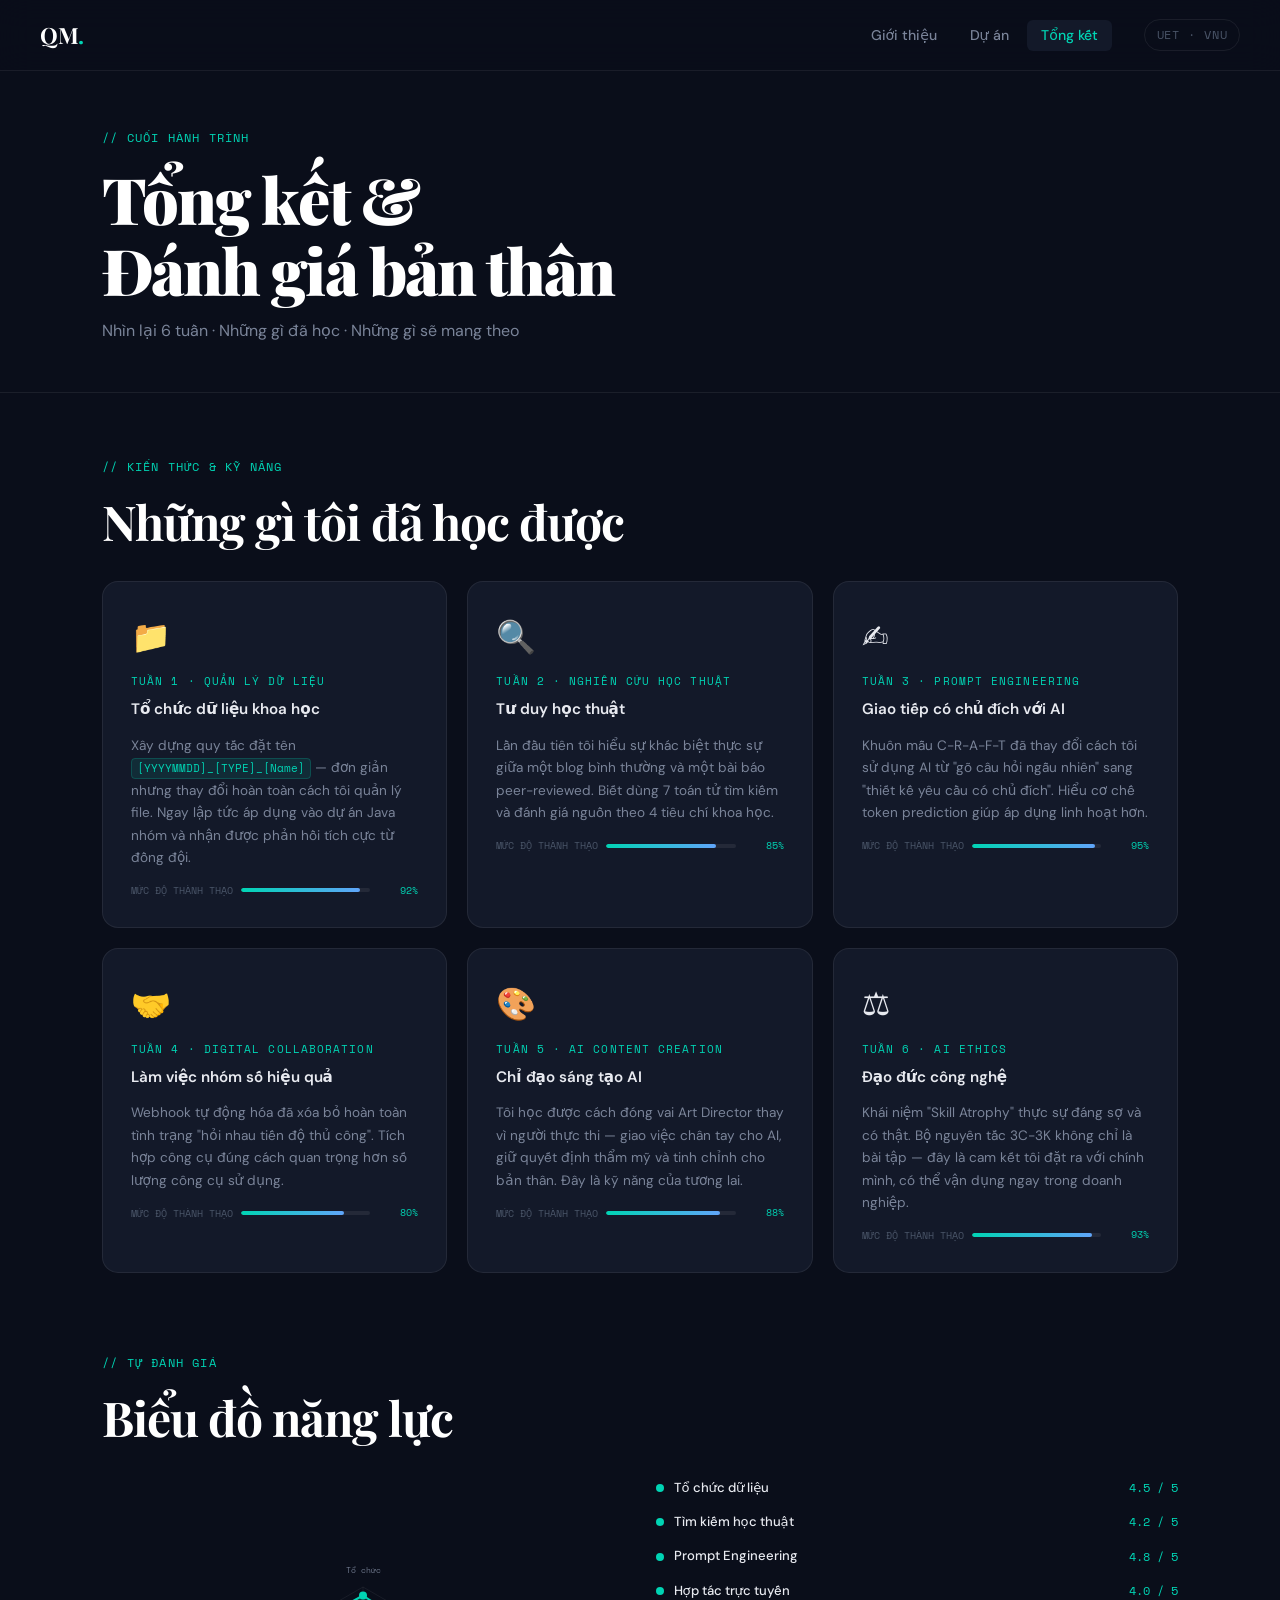
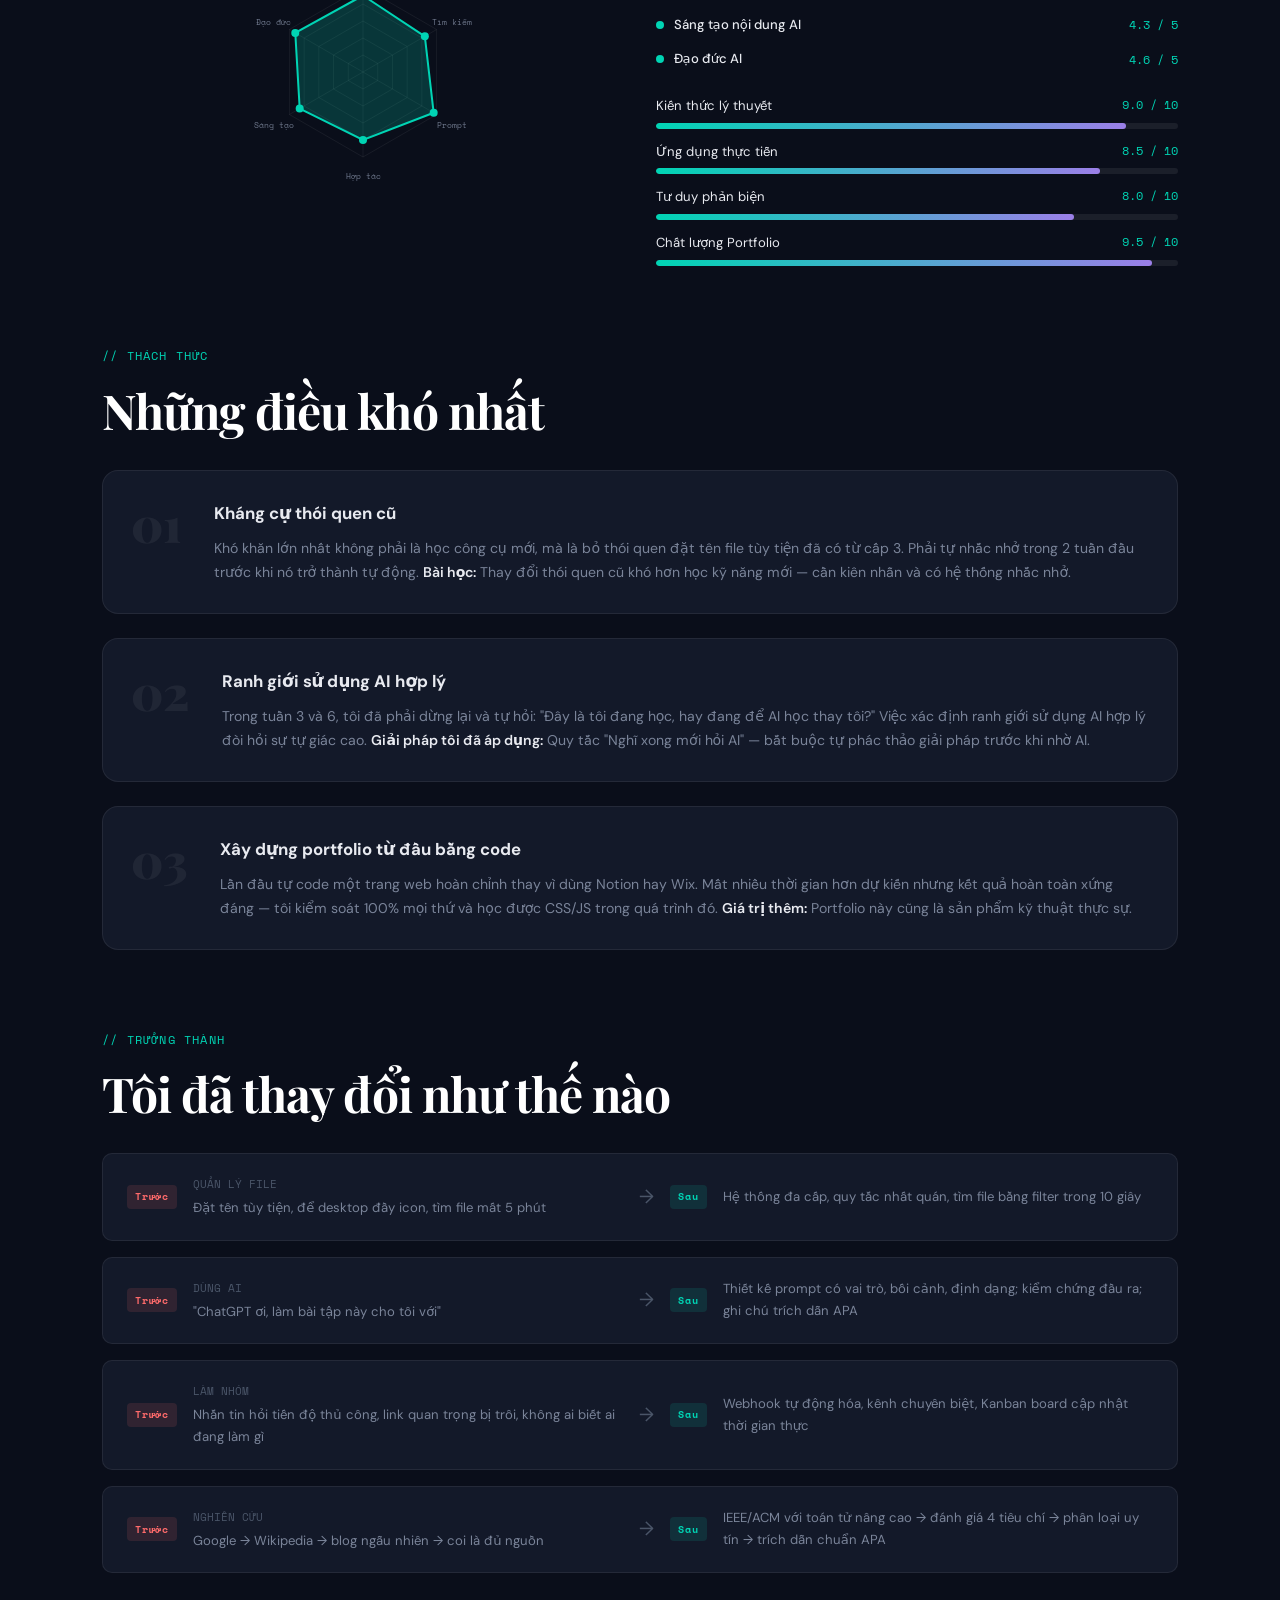
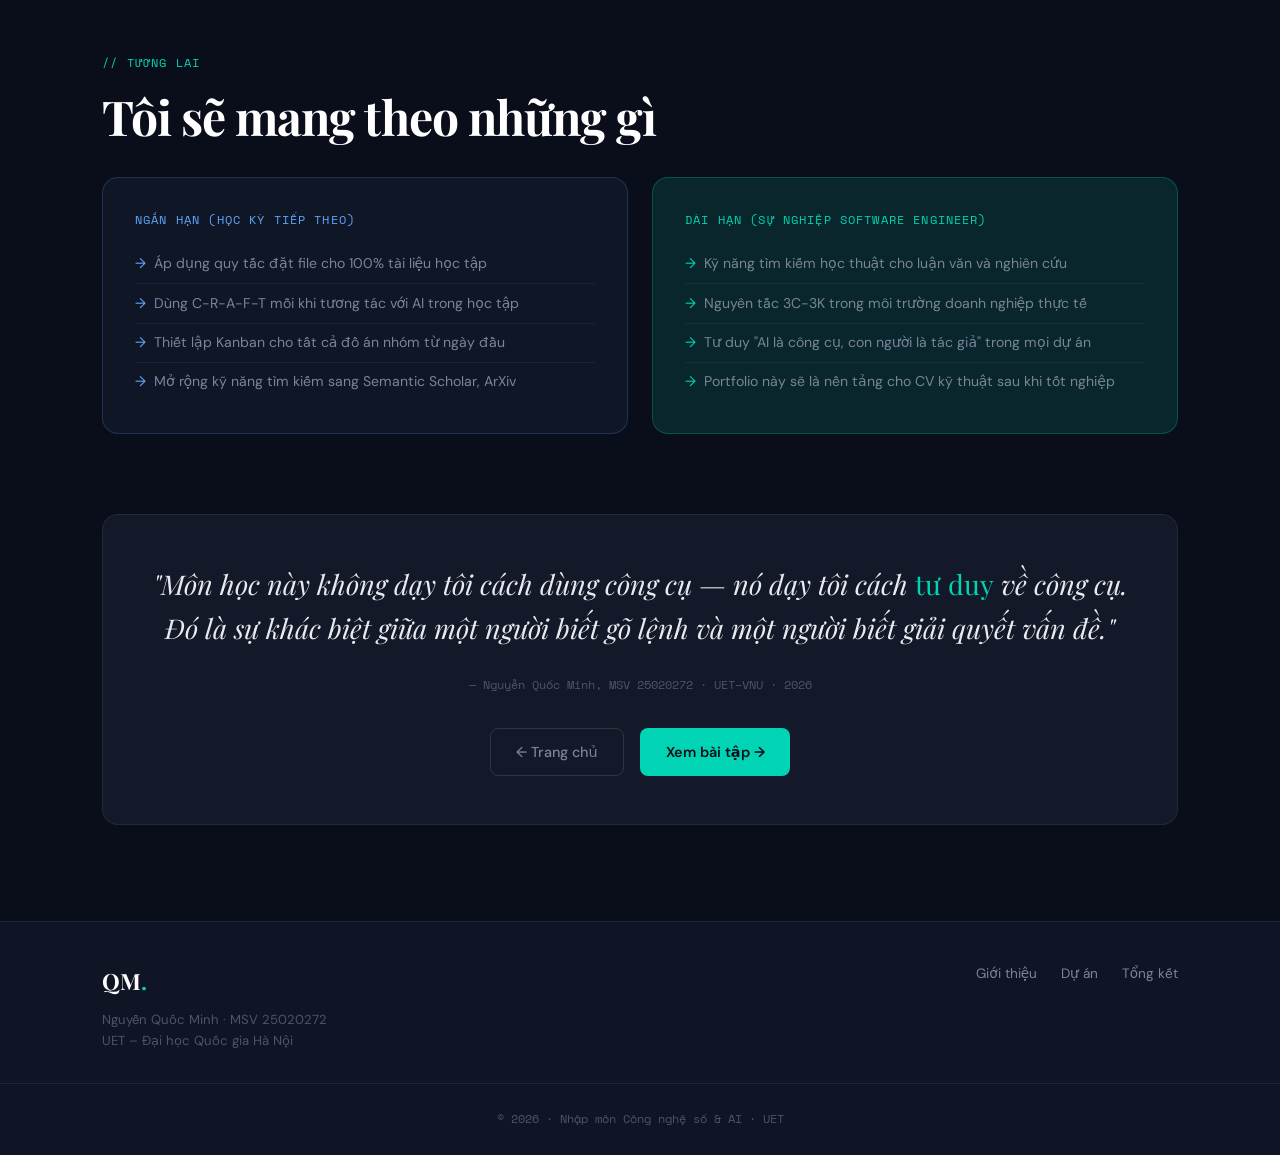
<file: summary.html>
<!DOCTYPE html>
<html lang="vi">
<head>
  <meta charset="UTF-8" />
  <meta name="viewport" content="width=device-width, initial-scale=1.0"/>
  <title>Tổng kết | Nguyễn Quốc Minh – Nhìn lại 6 tuần học tập</title>
  <meta name="description" content="Tổng kết và tự đánh giá sau 6 tuần học Nhập môn Công nghệ số & AI: những gì đã học, thách thức đã vượt qua, và ứng dụng trong tương lai.">
  <link rel="preconnect" href="https://fonts.googleapis.com">
  <link href="https://fonts.googleapis.com/css2?family=Playfair+Display:ital,wght@0,400;0,700;0,900;1,400&family=Space+Mono:wght@400;700&family=DM+Sans:wght@300;400;500;600&display=swap" rel="stylesheet">
  <link rel="stylesheet" href="css/style.css">
</head>
<body>

  <div id="scroll-progress"></div>
  <button id="back-to-top" aria-label="Về đầu trang">↑</button>

  <nav class="nav" id="nav">
    <div class="nav-logo">QM<span class="dot">.</span></div>
    <ul class="nav-links">
      <li><a href="index.html">Giới thiệu</a></li>
      <li><a href="projects.html">Dự án</a></li>
      <li><a href="summary.html" class="active">Tổng kết</a></li>
    </ul>
    <div class="nav-badge">UET · VNU</div>
  </nav>

  <div class="page-header">
    <div class="container">
      <div class="section-label">// Cuối hành trình</div>
      <h1 class="page-title">Tổng kết &amp;<br>Đánh giá bản thân</h1>
      <p class="page-subtitle">Nhìn lại 6 tuần · Những gì đã học · Những gì sẽ mang theo</p>
    </div>
  </div>

  <main class="summary-main">
    <div class="container">

      <!-- ===== SKILLS ACQUIRED ===== -->
      <section class="sum-section">
        <div class="section-label">// Kiến thức &amp; kỹ năng</div>
        <h2 class="section-title">Những gì tôi đã học được</h2>
        <div class="skills-grid">
          <div class="skill-card" style="--level:92%">
            <div class="skill-icon">📁</div>
            <div class="skill-week">Tuần 1 · Quản lý dữ liệu</div>
            <div class="skill-name">Tổ chức dữ liệu khoa học</div>
            <p>Xây dựng quy tắc đặt tên <code>[YYYYMMDD]_[TYPE]_[Name]</code> — đơn giản nhưng thay đổi hoàn toàn cách tôi quản lý file. Ngay lập tức áp dụng vào dự án Java nhóm và nhận được phản hồi tích cực từ đồng đội.</p>
            <div class="skill-level">
              <span class="skill-level-label">Mức độ thành thạo</span>
              <div class="skill-bar"><div class="skill-bar-fill"></div></div>
              <span class="skill-level-pct">92%</span>
            </div>
          </div>
          <div class="skill-card" style="--level:85%">
            <div class="skill-icon">🔍</div>
            <div class="skill-week">Tuần 2 · Nghiên cứu học thuật</div>
            <div class="skill-name">Tư duy học thuật</div>
            <p>Lần đầu tiên tôi hiểu sự khác biệt thực sự giữa một blog bình thường và một bài báo peer-reviewed. Biết dùng 7 toán tử tìm kiếm và đánh giá nguồn theo 4 tiêu chí khoa học.</p>
            <div class="skill-level">
              <span class="skill-level-label">Mức độ thành thạo</span>
              <div class="skill-bar"><div class="skill-bar-fill"></div></div>
              <span class="skill-level-pct">85%</span>
            </div>
          </div>
          <div class="skill-card" style="--level:95%">
            <div class="skill-icon">✍️</div>
            <div class="skill-week">Tuần 3 · Prompt Engineering</div>
            <div class="skill-name">Giao tiếp có chủ đích với AI</div>
            <p>Khuôn mẫu C-R-A-F-T đã thay đổi cách tôi sử dụng AI từ "gõ câu hỏi ngẫu nhiên" sang "thiết kế yêu cầu có chủ đích". Hiểu cơ chế token prediction giúp áp dụng linh hoạt hơn.</p>
            <div class="skill-level">
              <span class="skill-level-label">Mức độ thành thạo</span>
              <div class="skill-bar"><div class="skill-bar-fill"></div></div>
              <span class="skill-level-pct">95%</span>
            </div>
          </div>
          <div class="skill-card" style="--level:80%">
            <div class="skill-icon">🤝</div>
            <div class="skill-week">Tuần 4 · Digital Collaboration</div>
            <div class="skill-name">Làm việc nhóm số hiệu quả</div>
            <p>Webhook tự động hóa đã xóa bỏ hoàn toàn tình trạng "hỏi nhau tiến độ thủ công". Tích hợp công cụ đúng cách quan trọng hơn số lượng công cụ sử dụng.</p>
            <div class="skill-level">
              <span class="skill-level-label">Mức độ thành thạo</span>
              <div class="skill-bar"><div class="skill-bar-fill"></div></div>
              <span class="skill-level-pct">80%</span>
            </div>
          </div>
          <div class="skill-card" style="--level:88%">
            <div class="skill-icon">🎨</div>
            <div class="skill-week">Tuần 5 · AI Content Creation</div>
            <div class="skill-name">Chỉ đạo sáng tạo AI</div>
            <p>Tôi học được cách đóng vai Art Director thay vì người thực thi — giao việc chân tay cho AI, giữ quyết định thẩm mỹ và tinh chỉnh cho bản thân. Đây là kỹ năng của tương lai.</p>
            <div class="skill-level">
              <span class="skill-level-label">Mức độ thành thạo</span>
              <div class="skill-bar"><div class="skill-bar-fill"></div></div>
              <span class="skill-level-pct">88%</span>
            </div>
          </div>
          <div class="skill-card" style="--level:93%">
            <div class="skill-icon">⚖️</div>
            <div class="skill-week">Tuần 6 · AI Ethics</div>
            <div class="skill-name">Đạo đức công nghệ</div>
            <p>Khái niệm "Skill Atrophy" thực sự đáng sợ và có thật. Bộ nguyên tắc 3C-3K không chỉ là bài tập — đây là cam kết tôi đặt ra với chính mình, có thể vận dụng ngay trong doanh nghiệp.</p>
            <div class="skill-level">
              <span class="skill-level-label">Mức độ thành thạo</span>
              <div class="skill-bar"><div class="skill-bar-fill"></div></div>
              <span class="skill-level-pct">93%</span>
            </div>
          </div>
        </div>
      </section>

      <!-- ===== SELF-ASSESSMENT RADAR ===== -->
      <section class="sum-section">
        <div class="section-label">// Tự đánh giá</div>
        <h2 class="section-title">Biểu đồ năng lực</h2>
        <div class="radar-section">
          <div class="radar-chart-wrap">
            <svg id="radar-svg" class="radar-chart" viewBox="0 0 220 220"></svg>
          </div>
          <div>
            <div class="radar-legend" style="margin-bottom:1.5rem">
              <div class="radar-legend-item">
                <div class="radar-dot" style="background:var(--teal)"></div>
                <span class="radar-item-name">Tổ chức dữ liệu</span>
                <span class="radar-item-score">4.5 / 5</span>
              </div>
              <div class="radar-legend-item">
                <div class="radar-dot" style="background:var(--teal)"></div>
                <span class="radar-item-name">Tìm kiếm học thuật</span>
                <span class="radar-item-score">4.2 / 5</span>
              </div>
              <div class="radar-legend-item">
                <div class="radar-dot" style="background:var(--teal)"></div>
                <span class="radar-item-name">Prompt Engineering</span>
                <span class="radar-item-score">4.8 / 5</span>
              </div>
              <div class="radar-legend-item">
                <div class="radar-dot" style="background:var(--teal)"></div>
                <span class="radar-item-name">Hợp tác trực tuyến</span>
                <span class="radar-item-score">4.0 / 5</span>
              </div>
              <div class="radar-legend-item">
                <div class="radar-dot" style="background:var(--teal)"></div>
                <span class="radar-item-name">Sáng tạo nội dung AI</span>
                <span class="radar-item-score">4.3 / 5</span>
              </div>
              <div class="radar-legend-item">
                <div class="radar-dot" style="background:var(--teal)"></div>
                <span class="radar-item-name">Đạo đức AI</span>
                <span class="radar-item-score">4.6 / 5</span>
              </div>
            </div>
            <!-- Assessment metric bars -->
            <div class="assessment-metrics">
              <div class="assessment-metric-item" style="--score:90%">
                <div class="assessment-metric-label">
                  <span class="assessment-metric-name">Kiến thức lý thuyết</span>
                  <span class="assessment-metric-score">9.0 / 10</span>
                </div>
                <div class="assessment-bar"><div class="assessment-bar-fill"></div></div>
              </div>
              <div class="assessment-metric-item" style="--score:85%">
                <div class="assessment-metric-label">
                  <span class="assessment-metric-name">Ứng dụng thực tiễn</span>
                  <span class="assessment-metric-score">8.5 / 10</span>
                </div>
                <div class="assessment-bar"><div class="assessment-bar-fill"></div></div>
              </div>
              <div class="assessment-metric-item" style="--score:80%">
                <div class="assessment-metric-label">
                  <span class="assessment-metric-name">Tư duy phản biện</span>
                  <span class="assessment-metric-score">8.0 / 10</span>
                </div>
                <div class="assessment-bar"><div class="assessment-bar-fill"></div></div>
              </div>
              <div class="assessment-metric-item" style="--score:95%">
                <div class="assessment-metric-label">
                  <span class="assessment-metric-name">Chất lượng Portfolio</span>
                  <span class="assessment-metric-score">9.5 / 10</span>
                </div>
                <div class="assessment-bar"><div class="assessment-bar-fill"></div></div>
              </div>
            </div>
          </div>
        </div>
      </section>

      <!-- ===== CHALLENGES ===== -->
      <section class="sum-section">
        <div class="section-label">// Thách thức</div>
        <h2 class="section-title">Những điều khó nhất</h2>
        <div class="challenges-list">
          <div class="challenge-big">
            <div class="challenge-big-num">01</div>
            <div class="challenge-big-content">
              <h3>Kháng cự thói quen cũ</h3>
              <p>Khó khăn lớn nhất không phải là học công cụ mới, mà là bỏ thói quen đặt tên file tùy tiện đã có từ cấp 3. Phải tự nhắc nhở trong 2 tuần đầu trước khi nó trở thành tự động. <strong>Bài học:</strong> Thay đổi thói quen cũ khó hơn học kỹ năng mới — cần kiên nhẫn và có hệ thống nhắc nhở.</p>
            </div>
          </div>
          <div class="challenge-big">
            <div class="challenge-big-num">02</div>
            <div class="challenge-big-content">
              <h3>Ranh giới sử dụng AI hợp lý</h3>
              <p>Trong tuần 3 và 6, tôi đã phải dừng lại và tự hỏi: "Đây là tôi đang học, hay đang để AI học thay tôi?" Việc xác định ranh giới sử dụng AI hợp lý đòi hỏi sự tự giác cao. <strong>Giải pháp tôi đã áp dụng:</strong> Quy tắc "Nghĩ xong mới hỏi AI" — bắt buộc tự phác thảo giải pháp trước khi nhờ AI.</p>
            </div>
          </div>
          <div class="challenge-big">
            <div class="challenge-big-num">03</div>
            <div class="challenge-big-content">
              <h3>Xây dựng portfolio từ đầu bằng code</h3>
              <p>Lần đầu tự code một trang web hoàn chỉnh thay vì dùng Notion hay Wix. Mất nhiều thời gian hơn dự kiến nhưng kết quả hoàn toàn xứng đáng — tôi kiểm soát 100% mọi thứ và học được CSS/JS trong quá trình đó. <strong>Giá trị thêm:</strong> Portfolio này cũng là sản phẩm kỹ thuật thực sự.</p>
            </div>
          </div>
        </div>
      </section>

      <!-- ===== GROWTH ===== -->
      <section class="sum-section">
        <div class="section-label">// Trưởng thành</div>
        <h2 class="section-title">Tôi đã thay đổi như thế nào</h2>
        <div class="growth-timeline">
          <div class="growth-item">
            <div class="growth-marker before">Trước</div>
            <div class="growth-content">
              <div class="growth-area">Quản lý file</div>
              <div class="growth-text">Đặt tên tùy tiện, để desktop đầy icon, tìm file mất 5 phút</div>
            </div>
            <div class="growth-arrow">→</div>
            <div class="growth-marker after">Sau</div>
            <div class="growth-content">
              <div class="growth-text">Hệ thống đa cấp, quy tắc nhất quán, tìm file bằng filter trong 10 giây</div>
            </div>
          </div>
          <div class="growth-item">
            <div class="growth-marker before">Trước</div>
            <div class="growth-content">
              <div class="growth-area">Dùng AI</div>
              <div class="growth-text">"ChatGPT ơi, làm bài tập này cho tôi với"</div>
            </div>
            <div class="growth-arrow">→</div>
            <div class="growth-marker after">Sau</div>
            <div class="growth-content">
              <div class="growth-text">Thiết kế prompt có vai trò, bối cảnh, định dạng; kiểm chứng đầu ra; ghi chú trích dẫn APA</div>
            </div>
          </div>
          <div class="growth-item">
            <div class="growth-marker before">Trước</div>
            <div class="growth-content">
              <div class="growth-area">Làm nhóm</div>
              <div class="growth-text">Nhắn tin hỏi tiến độ thủ công, link quan trọng bị trôi, không ai biết ai đang làm gì</div>
            </div>
            <div class="growth-arrow">→</div>
            <div class="growth-marker after">Sau</div>
            <div class="growth-content">
              <div class="growth-text">Webhook tự động hóa, kênh chuyên biệt, Kanban board cập nhật thời gian thực</div>
            </div>
          </div>
          <div class="growth-item">
            <div class="growth-marker before">Trước</div>
            <div class="growth-content">
              <div class="growth-area">Nghiên cứu</div>
              <div class="growth-text">Google → Wikipedia → blog ngẫu nhiên → coi là đủ nguồn</div>
            </div>
            <div class="growth-arrow">→</div>
            <div class="growth-marker after">Sau</div>
            <div class="growth-content">
              <div class="growth-text">IEEE/ACM với toán tử nâng cao → đánh giá 4 tiêu chí → phân loại uy tín → trích dẫn chuẩn APA</div>
            </div>
          </div>
        </div>
      </section>

      <!-- ===== FUTURE ===== -->
      <section class="sum-section">
        <div class="section-label">// Tương lai</div>
        <h2 class="section-title">Tôi sẽ mang theo những gì</h2>
        <div class="future-grid">
          <div class="future-card short">
            <div class="future-horizon">Ngắn hạn (Học kỳ tiếp theo)</div>
            <ul>
              <li>Áp dụng quy tắc đặt file cho 100% tài liệu học tập</li>
              <li>Dùng C-R-A-F-T mỗi khi tương tác với AI trong học tập</li>
              <li>Thiết lập Kanban cho tất cả đồ án nhóm từ ngày đầu</li>
              <li>Mở rộng kỹ năng tìm kiếm sang Semantic Scholar, ArXiv</li>
            </ul>
          </div>
          <div class="future-card long">
            <div class="future-horizon">Dài hạn (Sự nghiệp Software Engineer)</div>
            <ul>
              <li>Kỹ năng tìm kiếm học thuật cho luận văn và nghiên cứu</li>
              <li>Nguyên tắc 3C-3K trong môi trường doanh nghiệp thực tế</li>
              <li>Tư duy "AI là công cụ, con người là tác giả" trong mọi dự án</li>
              <li>Portfolio này sẽ là nền tảng cho CV kỹ thuật sau khi tốt nghiệp</li>
            </ul>
          </div>
        </div>
      </section>

      <!-- ===== CLOSING QUOTE ===== -->
      <section class="sum-closing">
        <blockquote class="closing-quote">
          <p>"Môn học này không dạy tôi cách dùng công cụ — nó dạy tôi cách <em>tư duy</em> về công cụ. Đó là sự khác biệt giữa một người biết gõ lệnh và một người biết giải quyết vấn đề."</p>
          <cite>— Nguyễn Quốc Minh, MSV 25020272 · UET–VNU · 2026</cite>
        </blockquote>
        <div class="closing-nav">
          <a href="index.html" class="btn-ghost" id="nav-home">← Trang chủ</a>
          <a href="projects.html" class="btn-primary" id="nav-projects">Xem bài tập →</a>
        </div>
      </section>

    </div>
  </main>

  <footer class="footer">
    <div class="container footer-inner">
      <div class="footer-left">
        <div class="footer-logo">QM<span class="dot">.</span></div>
        <p>Nguyễn Quốc Minh · MSV 25020272<br>UET – Đại học Quốc gia Hà Nội</p>
      </div>
      <div class="footer-right">
        <a href="index.html">Giới thiệu</a>
        <a href="projects.html">Dự án</a>
        <a href="summary.html">Tổng kết</a>
      </div>
    </div>
    <div class="footer-bottom">
      <span>© 2026 · Nhập môn Công nghệ số &amp; AI · UET</span>
    </div>
  </footer>

  <script src="js/main.js"></script>
  <script>
    // Animate assessment bars when visible
    const assessObs = new IntersectionObserver((entries) => {
      entries.forEach(entry => {
        if (entry.isIntersecting) {
          entry.target.classList.add('visible');
          assessObs.unobserve(entry.target);
        }
      });
    }, { threshold: 0.2 });

    document.querySelectorAll('.assessment-metric-item').forEach(el => assessObs.observe(el));
  </script>
</body>
</html>
</file>
<file: css/style.css>
/* ===== CSS VARIABLES ===== */
:root {
  --bg:         #0a0e1a;
  --bg-2:       #0f1525;
  --bg-card:    #131929;
  --bg-card-2:  #1a2235;
  --border:     rgba(255,255,255,0.07);
  --border-2:   rgba(255,255,255,0.12);

  --text:       #e8eaf0;
  --text-muted: #7a8499;
  --text-dim:   #4a5568;

  --teal:       #00d4b4;
  --teal-dim:   rgba(0, 212, 180, 0.12);
  --teal-glow:  rgba(0, 212, 180, 0.25);
  --amber:      #f5a623;
  --amber-dim:  rgba(245, 166, 35, 0.12);
  --coral:      #ff6b6b;
  --coral-dim:  rgba(255, 107, 107, 0.12);
  --purple:     #9b7fe8;
  --green:      #4ade80;
  --blue:       #60a5fa;

  --font-display: 'Playfair Display', Georgia, serif;
  --font-mono:    'Space Mono', monospace;
  --font-body:    'DM Sans', system-ui, sans-serif;

  --radius:  10px;
  --radius-lg: 16px;
  --transition: 0.25s cubic-bezier(0.4, 0, 0.2, 1);
}

/* ===== RESET ===== */
*, *::before, *::after { box-sizing: border-box; margin: 0; padding: 0; }
html { scroll-behavior: smooth; }
body {
  background: var(--bg);
  color: var(--text);
  font-family: var(--font-body);
  font-size: 16px;
  line-height: 1.7;
  -webkit-font-smoothing: antialiased;
}
a { color: var(--teal); text-decoration: none; transition: color var(--transition); }
a:hover { color: #fff; }
code {
  font-family: var(--font-mono);
  font-size: 0.82em;
  background: rgba(0,212,180,0.1);
  color: var(--teal);
  padding: 0.1em 0.45em;
  border-radius: 4px;
  border: 1px solid rgba(0,212,180,0.2);
}
p + p { margin-top: 0.9em; }
strong { color: var(--text); font-weight: 600; }

/* ===== SCROLL PROGRESS BAR ===== */
#scroll-progress {
  position: fixed;
  top: 0; left: 0;
  height: 3px;
  background: linear-gradient(90deg, var(--teal), var(--purple));
  width: 0%;
  z-index: 200;
  transition: width 0.1s linear;
}

/* ===== BACK TO TOP ===== */
#back-to-top {
  position: fixed;
  bottom: 2rem;
  right: 2rem;
  width: 44px; height: 44px;
  background: var(--bg-card-2);
  border: 1px solid var(--border-2);
  border-radius: 50%;
  display: flex; align-items: center; justify-content: center;
  font-size: 1.1rem;
  color: var(--teal);
  cursor: pointer;
  z-index: 99;
  opacity: 0;
  transform: translateY(10px);
  transition: all var(--transition);
  box-shadow: 0 4px 20px rgba(0,0,0,0.3);
}
#back-to-top.show { opacity: 1; transform: translateY(0); }
#back-to-top:hover { background: var(--teal); color: #0a0e1a; transform: translateY(-2px); }

/* ===== CONTAINER ===== */
.container {
  max-width: 1140px;
  margin: 0 auto;
  padding: 0 2rem;
}

/* ===== NAV ===== */
.nav {
  position: fixed;
  top: 0; left: 0; right: 0;
  z-index: 100;
  display: flex;
  align-items: center;
  gap: 2rem;
  padding: 1rem 2.5rem;
  background: rgba(10, 14, 26, 0.85);
  backdrop-filter: blur(16px);
  border-bottom: 1px solid var(--border);
  transition: box-shadow var(--transition);
}
.nav.scrolled { box-shadow: 0 4px 30px rgba(0,0,0,0.4); }
.nav-logo {
  font-family: var(--font-display);
  font-size: 1.4rem;
  font-weight: 700;
  color: #fff;
  margin-right: auto;
  letter-spacing: -0.02em;
}
.nav-links {
  list-style: none;
  display: flex;
  gap: 0.25rem;
}
.nav-links a {
  color: var(--text-muted);
  font-size: 0.88rem;
  font-weight: 500;
  padding: 0.4rem 0.9rem;
  border-radius: 6px;
  transition: all var(--transition);
}
.nav-links a:hover,
.nav-links a.active {
  color: var(--text);
  background: var(--bg-card);
}
.nav-links a.active { color: var(--teal); }
.nav-badge {
  font-family: var(--font-mono);
  font-size: 0.72rem;
  color: var(--text-dim);
  padding: 0.3rem 0.7rem;
  border: 1px solid var(--border);
  border-radius: 20px;
  letter-spacing: 0.08em;
}
.dot { color: var(--teal); }

/* ===== HERO ===== */
.hero {
  min-height: 100vh;
  display: grid;
  grid-template-columns: 1fr 1fr;
  gap: 4rem;
  align-items: center;
  padding: 8rem 4rem 4rem;
  max-width: 1200px;
  margin: 0 auto;
  position: relative;
  overflow: hidden;
}
.hero-grid-bg {
  position: fixed;
  inset: 0;
  background-image:
    linear-gradient(rgba(0,212,180,0.03) 1px, transparent 1px),
    linear-gradient(90deg, rgba(0,212,180,0.03) 1px, transparent 1px);
  background-size: 60px 60px;
  pointer-events: none;
  z-index: 0;
}
.hero-content { position: relative; z-index: 1; }
.hero-tag {
  display: inline-block;
  font-family: var(--font-mono);
  font-size: 0.75rem;
  color: var(--teal);
  background: var(--teal-dim);
  border: 1px solid rgba(0,212,180,0.25);
  padding: 0.35rem 0.9rem;
  border-radius: 20px;
  letter-spacing: 0.06em;
  text-transform: uppercase;
  margin-bottom: 1.5rem;
}
.hero-name {
  font-family: var(--font-display);
  font-size: clamp(3rem, 7vw, 5.5rem);
  font-weight: 900;
  line-height: 1.05;
  color: #fff;
  letter-spacing: -0.03em;
  margin-bottom: 1.5rem;
}
.hero-name em {
  font-style: italic;
  color: var(--teal);
}
.hero-meta {
  display: flex;
  align-items: center;
  gap: 0.75rem;
  flex-wrap: wrap;
  margin-bottom: 1.5rem;
}
.meta-item { font-size: 0.85rem; color: var(--text-muted); }
.meta-label {
  font-family: var(--font-mono);
  font-size: 0.7rem;
  color: var(--text-dim);
  text-transform: uppercase;
  letter-spacing: 0.08em;
  margin-right: 0.3rem;
}
.meta-divider { color: var(--text-dim); }
.hero-desc {
  font-size: 1rem;
  color: var(--text-muted);
  max-width: 480px;
  margin-bottom: 2rem;
  line-height: 1.75;
}
.hero-cta { display: flex; gap: 1rem; flex-wrap: wrap; }

/* ===== STAT COUNTERS ===== */
.hero-stats {
  display: flex;
  gap: 2rem;
  margin-top: 2.5rem;
  flex-wrap: wrap;
}
.stat-item {
  display: flex;
  flex-direction: column;
  gap: 0.2rem;
}
.stat-num {
  font-family: var(--font-display);
  font-size: 2rem;
  font-weight: 900;
  color: var(--teal);
  line-height: 1;
}
.stat-label {
  font-family: var(--font-mono);
  font-size: 0.65rem;
  color: var(--text-dim);
  text-transform: uppercase;
  letter-spacing: 0.08em;
}

/* ===== BUTTONS ===== */
.btn-primary {
  display: inline-flex;
  align-items: center;
  gap: 0.4rem;
  background: var(--teal);
  color: #0a0e1a;
  font-weight: 600;
  font-size: 0.9rem;
  padding: 0.7rem 1.6rem;
  border-radius: 8px;
  transition: all var(--transition);
  border: none;
  cursor: pointer;
}
.btn-primary:hover {
  background: #00f0cc;
  color: #0a0e1a;
  transform: translateY(-1px);
  box-shadow: 0 6px 20px var(--teal-glow);
}
.btn-ghost {
  display: inline-flex;
  align-items: center;
  gap: 0.4rem;
  background: transparent;
  color: var(--text-muted);
  font-weight: 500;
  font-size: 0.9rem;
  padding: 0.7rem 1.6rem;
  border-radius: 8px;
  border: 1px solid var(--border-2);
  transition: all var(--transition);
  cursor: pointer;
}
.btn-ghost:hover {
  background: var(--bg-card);
  color: var(--text);
  border-color: var(--border-2);
}

/* ===== CODE CARD (HERO) ===== */
.hero-visual { position: relative; z-index: 1; }
.code-card {
  background: var(--bg-card);
  border: 1px solid var(--border-2);
  border-radius: var(--radius-lg);
  overflow: hidden;
  box-shadow: 0 20px 60px rgba(0,0,0,0.5), 0 0 0 1px rgba(0,212,180,0.08);
}
.code-card-header {
  display: flex;
  align-items: center;
  gap: 0.5rem;
  padding: 0.8rem 1.2rem;
  background: var(--bg-card-2);
  border-bottom: 1px solid var(--border);
}
.dot-red   { width: 12px; height: 12px; border-radius: 50%; background: #ff5f57; }
.dot-yellow{ width: 12px; height: 12px; border-radius: 50%; background: #febc2e; }
.dot-green { width: 12px; height: 12px; border-radius: 50%; background: #28c840; }
.code-filename {
  font-family: var(--font-mono);
  font-size: 0.75rem;
  color: var(--text-muted);
  margin-left: 0.5rem;
}
.code-body {
  padding: 1.5rem;
  overflow-x: auto;
}
.code-body code {
  font-family: var(--font-mono);
  font-size: 0.82rem;
  background: none;
  border: none;
  color: var(--text-muted);
  padding: 0;
  display: block;
  line-height: 1.9;
  white-space: pre;
}
.code-body .key  { color: #60a5fa; }
.code-body .str  { color: #4ade80; }
.code-body .num  { color: var(--amber); }
.blink {
  color: var(--teal);
  animation: blink 1.2s infinite;
}
@keyframes blink { 0%,100%{opacity:1} 50%{opacity:0} }

/* ===== SECTIONS ===== */
.section { padding: 5rem 0; }
.section-label {
  font-family: var(--font-mono);
  font-size: 0.75rem;
  color: var(--teal);
  text-transform: uppercase;
  letter-spacing: 0.1em;
  margin-bottom: 1rem;
}
.section-title {
  font-family: var(--font-display);
  font-size: clamp(2rem, 4vw, 3rem);
  font-weight: 700;
  line-height: 1.15;
  color: #fff;
  letter-spacing: -0.02em;
  margin-bottom: 2rem;
}

/* ===== ABOUT ===== */
.about { background: var(--bg-2); }
.about-grid {
  display: grid;
  grid-template-columns: 1fr 1fr;
  gap: 4rem;
  align-items: start;
}
.about-text p { color: var(--text-muted); margin-bottom: 1rem; }
.goal-card {
  background: var(--bg-card);
  border: 1px solid var(--border);
  border-radius: var(--radius-lg);
  padding: 2rem;
}
.goal-icon { font-size: 2rem; margin-bottom: 0.75rem; }
.goal-title { font-weight: 600; font-size: 1rem; margin-bottom: 1rem; color: var(--text); }
.goal-list { list-style: none; }
.goal-list li {
  color: var(--text-muted);
  font-size: 0.9rem;
  padding: 0.5rem 0;
  border-bottom: 1px solid var(--border);
  display: flex;
  gap: 0.5rem;
}
.goal-list li::before { content: "→"; color: var(--teal); flex-shrink: 0; }
.goal-list li:last-child { border-bottom: none; }

/* ===== WEEKS GRID ===== */
.weeks { padding: 5rem 0; }
.weeks-grid {
  display: grid;
  grid-template-columns: repeat(3, 1fr);
  gap: 1.25rem;
  margin-top: 1rem;
}
.week-card {
  position: relative;
  background: var(--bg-card);
  border: 1px solid var(--border);
  border-radius: var(--radius-lg);
  padding: 1.75rem;
  color: var(--text);
  transition: all var(--transition);
  overflow: hidden;
}
.week-card::before {
  content: attr(data-week);
  position: absolute;
  top: -1.5rem; right: -0.5rem;
  font-family: var(--font-display);
  font-size: 6rem;
  font-weight: 900;
  color: rgba(255,255,255,0.03);
  line-height: 1;
  pointer-events: none;
}
.week-card:hover {
  border-color: var(--teal);
  background: var(--bg-card-2);
  transform: translateY(-4px);
  box-shadow: 0 12px 40px rgba(0,212,180,0.12);
}
.week-num {
  font-family: var(--font-mono);
  font-size: 0.72rem;
  color: var(--teal);
  letter-spacing: 0.1em;
  margin-bottom: 0.75rem;
}
.week-icon { font-size: 1.75rem; margin-bottom: 0.75rem; }
.week-title { font-weight: 600; font-size: 0.95rem; margin-bottom: 0.4rem; color: #fff; }
.week-desc { font-size: 0.82rem; color: var(--text-muted); }
.week-arrow {
  position: absolute;
  bottom: 1.25rem; right: 1.25rem;
  color: var(--text-dim);
  font-size: 1rem;
  transition: all var(--transition);
}
.week-card:hover .week-arrow { color: var(--teal); transform: translateX(4px); }

/* ===== WEEK PROGRESS BAR ===== */
.week-progress {
  margin-top: 0.75rem;
  height: 3px;
  background: var(--border);
  border-radius: 2px;
  overflow: hidden;
}
.week-progress-fill {
  height: 100%;
  background: linear-gradient(90deg, var(--teal), var(--purple));
  border-radius: 2px;
  width: 0%;
  transition: width 1s cubic-bezier(0.4, 0, 0.2, 1) 0.3s;
}
.week-card.visible .week-progress-fill { width: var(--progress, 100%); }

/* ===== PAGE HEADER ===== */
.page-header {
  padding: 8rem 0 3rem;
  background: var(--bg);
  border-bottom: 1px solid var(--border);
}
.page-title {
  font-family: var(--font-display);
  font-size: clamp(2.5rem, 5vw, 4rem);
  font-weight: 900;
  color: #fff;
  letter-spacing: -0.03em;
  line-height: 1.1;
  margin-bottom: 0.75rem;
}
.page-subtitle { color: var(--text-muted); font-size: 1rem; }

/* ===== PROJECTS ===== */
.projects-main { padding: 4rem 0 6rem; }
.project-section { padding: 3rem 0; }
.project-header {
  display: flex;
  align-items: center;
  gap: 1rem;
  margin-bottom: 2rem;
}
.project-num-tag {
  font-family: var(--font-mono);
  font-size: 0.78rem;
  color: var(--text-dim);
  letter-spacing: 0.12em;
  text-transform: uppercase;
}
.project-badge {
  font-family: var(--font-mono);
  font-size: 0.72rem;
  font-weight: 700;
  padding: 0.3rem 0.85rem;
  border-radius: 20px;
  letter-spacing: 0.06em;
  text-transform: uppercase;
}
.project-badge.file     { background: rgba(96,165,250,0.12); color: var(--blue);   border: 1px solid rgba(96,165,250,0.25); }
.project-badge.search   { background: rgba(74,222,128,0.12); color: var(--green);  border: 1px solid rgba(74,222,128,0.25); }
.project-badge.prompt   { background: var(--amber-dim);      color: var(--amber);  border: 1px solid rgba(245,166,35,0.25); }
.project-badge.collab   { background: var(--teal-dim);       color: var(--teal);   border: 1px solid rgba(0,212,180,0.25); }
.project-badge.ai       { background: rgba(155,127,232,0.12);color: var(--purple); border: 1px solid rgba(155,127,232,0.25);}
.project-badge.ethics   { background: var(--coral-dim);      color: var(--coral);  border: 1px solid rgba(255,107,107,0.25);}

.project-grid {
  display: grid;
  grid-template-columns: 1fr 1.2fr;
  gap: 3rem;
  align-items: start;
}
.project-title {
  font-family: var(--font-display);
  font-size: clamp(1.6rem, 3vw, 2.2rem);
  font-weight: 700;
  color: #fff;
  letter-spacing: -0.02em;
  line-height: 1.2;
  margin-bottom: 1.25rem;
}
.project-desc { color: var(--text-muted); font-size: 0.95rem; margin-bottom: 1.5rem; }
.project-highlights h3 {
  font-size: 0.8rem;
  font-family: var(--font-mono);
  text-transform: uppercase;
  letter-spacing: 0.1em;
  color: var(--text-dim);
  margin-bottom: 0.75rem;
}
.project-highlights ul { list-style: none; }
.project-highlights li {
  font-size: 0.88rem;
  color: var(--text-muted);
  padding: 0.45rem 0;
  border-bottom: 1px solid var(--border);
  display: flex;
  gap: 0.5rem;
  align-items: flex-start;
}
.project-highlights li::before { content: "→"; color: var(--teal); flex-shrink: 0; margin-top: 0.05rem; }
.project-highlights li:last-child { border: none; }

.project-detail-card {
  background: var(--bg-card);
  border: 1px solid var(--border);
  border-radius: var(--radius-lg);
  padding: 1.75rem;
}
.detail-section { margin-bottom: 1.5rem; }
.detail-section:last-child { margin-bottom: 0; }
.detail-label {
  font-family: var(--font-mono);
  font-size: 0.7rem;
  color: var(--text-dim);
  text-transform: uppercase;
  letter-spacing: 0.1em;
  margin-bottom: 0.75rem;
}

/* folder tree */
.folder-tree { font-family: var(--font-mono); font-size: 0.8rem; }
.folder-item { color: var(--text-muted); padding: 0.25rem 0; }
.folder-item.root { color: var(--teal); font-weight: 700; }
.folder-item.l1 { padding-left: 1.2rem; }
.folder-item.l2 { padding-left: 2.4rem; color: var(--text-dim); }

/* naming rule */
.naming-code {
  display: block;
  background: rgba(0,212,180,0.08);
  border: 1px solid rgba(0,212,180,0.15);
  border-radius: 6px;
  padding: 0.6rem 0.8rem;
  font-size: 0.78rem;
  color: var(--teal);
  margin-bottom: 0.5rem;
}
.naming-example { font-size: 0.8rem; color: var(--text-muted); margin-bottom: 0.4rem; }
.naming-example em { color: var(--amber); }
.naming-reason { font-size: 0.8rem; color: var(--text-dim); }

/* ops grid */
.ops-grid { display: flex; flex-wrap: wrap; gap: 0.5rem; }
.op-tag {
  font-size: 0.77rem;
  padding: 0.25rem 0.65rem;
  border-radius: 4px;
  background: var(--bg-card-2);
  border: 1px solid var(--border);
  color: var(--text-muted);
}
.op-tag.code-tag {
  font-family: var(--font-mono);
  color: var(--teal);
  background: var(--teal-dim);
  border-color: rgba(0,212,180,0.2);
}

/* source table */
.source-table { font-size: 0.8rem; border-radius: 8px; overflow: hidden; border: 1px solid var(--border); }
.source-row { display: grid; grid-template-columns: 2fr 0.8fr 1fr; gap: 0.5rem; padding: 0.6rem 0.8rem; border-bottom: 1px solid var(--border); align-items: center; }
.source-row:last-child { border: none; }
.source-row.header { background: var(--bg-card-2); color: var(--text-dim); font-family: var(--font-mono); font-size: 0.68rem; text-transform: uppercase; letter-spacing: 0.08em; }
.source-row span:first-child { color: var(--text-muted); }
.source-row span:nth-child(2) { color: var(--text-dim); text-align: center; }
.rank { font-weight: 600; text-align: center; }
.rank.top { color: var(--teal); }
.rank.high { color: var(--green); }
.rank.med { color: var(--amber); }

/* ===== SEARCH MOCKUP ===== */
.search-mockup {
  background: var(--bg-card-2);
  border: 1px solid var(--border);
  border-radius: 10px;
  padding: 0.9rem;
  margin-bottom: 1rem;
  font-size: 0.82rem;
}
.search-bar {
  display: flex;
  gap: 0.5rem;
  align-items: center;
  background: rgba(255,255,255,0.05);
  border: 1px solid var(--border-2);
  border-radius: 6px;
  padding: 0.5rem 0.75rem;
  margin-bottom: 0.75rem;
}
.search-bar-icon { color: var(--text-dim); font-size: 0.9rem; }
.search-bar-query { font-family: var(--font-mono); font-size: 0.75rem; color: var(--teal); flex: 1; }
.search-result-item {
  padding: 0.5rem 0;
  border-bottom: 1px solid var(--border);
}
.search-result-item:last-child { border: none; }
.search-result-title { color: var(--blue); font-size: 0.82rem; font-weight: 600; }
.search-result-url { font-family: var(--font-mono); font-size: 0.65rem; color: var(--green); }
.search-result-snippet { font-size: 0.75rem; color: var(--text-dim); margin-top: 0.15rem; }

/* ===== EVAL CRITERIA TABLE ===== */
.eval-table { width: 100%; border-collapse: collapse; font-size: 0.78rem; border-radius: 8px; overflow: hidden; }
.eval-table th {
  background: var(--bg-card-2);
  color: var(--text-dim);
  font-family: var(--font-mono);
  font-size: 0.65rem;
  text-transform: uppercase;
  letter-spacing: 0.08em;
  padding: 0.5rem 0.75rem;
  text-align: left;
  border-bottom: 1px solid var(--border);
}
.eval-table td {
  padding: 0.5rem 0.75rem;
  border-bottom: 1px solid var(--border);
  color: var(--text-muted);
  vertical-align: top;
}
.eval-table tr:last-child td { border: none; }
.eval-table td:first-child { color: var(--text); font-weight: 600; }
.eval-score { display: inline-flex; gap: 2px; }
.eval-dot { width: 8px; height: 8px; border-radius: 50%; background: var(--border-2); }
.eval-dot.filled { background: var(--teal); }

/* craft framework */
.craft-framework {
  background: var(--bg-card-2);
  border: 1px solid var(--border);
  border-radius: var(--radius);
  padding: 1.25rem;
}
.craft-title {
  font-family: var(--font-mono);
  font-size: 0.72rem;
  text-transform: uppercase;
  letter-spacing: 0.12em;
  color: var(--text-dim);
  margin-bottom: 1rem;
}
.craft-items { display: flex; flex-direction: column; gap: 0.6rem; }
.craft-item { display: flex; gap: 0.75rem; align-items: center; }
.craft-letter {
  width: 32px; height: 32px;
  background: var(--teal-dim);
  border: 1px solid rgba(0,212,180,0.3);
  border-radius: 6px;
  display: flex; align-items: center; justify-content: center;
  font-family: var(--font-display);
  font-weight: 700;
  font-size: 1rem;
  color: var(--teal);
  flex-shrink: 0;
}
.craft-name { font-weight: 600; font-size: 0.85rem; color: var(--text); }
.craft-desc { font-size: 0.78rem; color: var(--text-muted); }

/* ===== PROMPT TAB SYSTEM ===== */
.tab-container { }
.tab-nav {
  display: flex;
  gap: 0.25rem;
  margin-bottom: 0.75rem;
  border-bottom: 1px solid var(--border);
  padding-bottom: 0.25rem;
}
.tab-btn {
  font-family: var(--font-mono);
  font-size: 0.72rem;
  padding: 0.4rem 0.9rem;
  border-radius: 6px 6px 0 0;
  border: 1px solid transparent;
  background: transparent;
  color: var(--text-dim);
  cursor: pointer;
  transition: all var(--transition);
  white-space: nowrap;
}
.tab-btn:hover { color: var(--text-muted); background: var(--bg-card-2); }
.tab-btn.active {
  color: var(--teal);
  border-color: var(--border);
  border-bottom-color: var(--bg-card);
  background: var(--bg-card);
}
.tab-panel { display: none; }
.tab-panel.active { display: block; }

/* prompt compare */
.prompt-compare { display: flex; flex-direction: column; gap: 0.75rem; }
.prompt-box { padding: 0.9rem; border-radius: 8px; font-size: 0.82rem; }
.prompt-box.bad { background: rgba(255,107,107,0.08); border: 1px solid rgba(255,107,107,0.2); }
.prompt-box.good { background: var(--teal-dim); border: 1px solid rgba(0,212,180,0.2); }
.prompt-box.mid { background: var(--amber-dim); border: 1px solid rgba(245,166,35,0.2); }
.prompt-label { font-weight: 600; margin-bottom: 0.4rem; }
.prompt-box.bad .prompt-label { color: var(--coral); }
.prompt-box.good .prompt-label { color: var(--teal); }
.prompt-box.mid .prompt-label { color: var(--amber); }
.prompt-text { color: var(--text-muted); font-style: italic; margin-bottom: 0.4rem; line-height: 1.5; }
.prompt-result { font-size: 0.76rem; color: var(--text-dim); }
.prompt-mechanism {
  margin-top: 0.5rem;
  padding: 0.5rem 0.75rem;
  background: rgba(0,212,180,0.05);
  border-left: 2px solid var(--teal);
  border-radius: 0 4px 4px 0;
  font-size: 0.75rem;
  color: var(--text-muted);
}

/* tools stack */
.tools-stack { display: flex; flex-direction: column; gap: 0.6rem; }
.tool-item {
  display: grid;
  grid-template-columns: auto 1fr auto;
  gap: 0.75rem;
  align-items: center;
  padding: 0.75rem;
  background: var(--bg-card-2);
  border: 1px solid var(--border);
  border-radius: 8px;
}
.tool-icon { font-size: 1.3rem; }
.tool-name { font-weight: 600; font-size: 0.88rem; color: var(--text); margin-bottom: 0.15rem; }
.tool-use { font-size: 0.75rem; color: var(--text-muted); }
.tool-role {
  font-family: var(--font-mono);
  font-size: 0.65rem;
  padding: 0.2rem 0.5rem;
  border-radius: 4px;
  white-space: nowrap;
}
.tool-role.project-mgmt { background: rgba(96,165,250,0.12); color: var(--blue); }
.tool-role.comms { background: rgba(155,127,232,0.12); color: var(--purple); }
.tool-role.docs { background: var(--teal-dim); color: var(--teal); }
.tool-role.storage { background: var(--amber-dim); color: var(--amber); }

/* ===== KANBAN MOCKUP ===== */
.kanban-board {
  display: grid;
  grid-template-columns: repeat(3, 1fr);
  gap: 0.6rem;
  font-size: 0.75rem;
}
.kanban-col-header {
  font-family: var(--font-mono);
  font-size: 0.65rem;
  text-transform: uppercase;
  letter-spacing: 0.08em;
  padding: 0.35rem 0.6rem;
  border-radius: 4px;
  margin-bottom: 0.5rem;
  display: flex;
  align-items: center;
  gap: 0.4rem;
}
.kanban-col-header.todo   { background: rgba(96,165,250,0.12); color: var(--blue); }
.kanban-col-header.doing  { background: var(--amber-dim); color: var(--amber); }
.kanban-col-header.done   { background: rgba(74,222,128,0.12); color: var(--green); }
.kanban-count {
  background: rgba(255,255,255,0.1);
  border-radius: 10px;
  padding: 0 0.4rem;
  font-size: 0.6rem;
}
.kanban-card {
  background: var(--bg-card);
  border: 1px solid var(--border);
  border-radius: 6px;
  padding: 0.5rem 0.6rem;
  margin-bottom: 0.4rem;
  font-size: 0.72rem;
  color: var(--text-muted);
  border-left: 2px solid transparent;
}
.kanban-card.blue   { border-left-color: var(--blue); }
.kanban-card.amber  { border-left-color: var(--amber); }
.kanban-card.green  { border-left-color: var(--green); }
.kanban-card.teal   { border-left-color: var(--teal); }
.kanban-label {
  font-family: var(--font-mono);
  font-size: 0.6rem;
  padding: 0.1rem 0.35rem;
  border-radius: 3px;
  margin-bottom: 0.2rem;
  display: inline-block;
}
.kanban-label.dev { background: rgba(96,165,250,0.15); color: var(--blue); }
.kanban-label.doc { background: var(--teal-dim); color: var(--teal); }
.kanban-label.fix { background: var(--coral-dim); color: var(--coral); }

/* challenge items */
.challenge-item {
  padding: 0.7rem 0;
  border-bottom: 1px solid var(--border);
}
.challenge-item:last-child { border: none; }
.challenge-title { font-size: 0.82rem; font-weight: 600; color: var(--text); margin-bottom: 0.25rem; }
.challenge-solution { font-size: 0.78rem; color: var(--text-muted); }

/* ai tools */
.ai-tools-compare { display: flex; flex-direction: column; gap: 0.75rem; }
.ai-tool-card {
  background: var(--bg-card-2);
  border: 1px solid var(--border);
  border-radius: 8px;
  padding: 0.9rem;
  font-size: 0.8rem;
}
.ai-tool-header { font-weight: 700; margin-bottom: 0.3rem; color: var(--text); }
.ai-tool-header.gemini { color: var(--blue); }
.ai-tool-header.dalle { color: var(--purple); }
.ai-tool-header.piktochart { color: var(--amber); }
.ai-tool-role { font-size: 0.72rem; color: var(--text-dim); margin-bottom: 0.4rem; }
.ai-pro { color: var(--green); margin-bottom: 0.2rem; }
.ai-con { color: var(--coral); }

/* ===== INFOGRAPHIC PREVIEW ===== */
.infographic-preview {
  border-radius: var(--radius);
  overflow: hidden;
  border: 1px solid var(--border-2);
  background: linear-gradient(135deg, #1a2235 0%, #0f1525 100%);
  padding: 1.25rem;
  text-align: center;
  position: relative;
}
.infographic-preview::before {
  content: '';
  position: absolute;
  inset: 0;
  background: radial-gradient(ellipse at 50% 0%, rgba(155,127,232,0.15) 0%, transparent 60%);
  pointer-events: none;
}
.infographic-title {
  font-family: var(--font-display);
  font-size: 1rem;
  font-weight: 700;
  color: #fff;
  margin-bottom: 0.3rem;
}
.infographic-subtitle {
  font-family: var(--font-mono);
  font-size: 0.65rem;
  color: var(--purple);
  text-transform: uppercase;
  letter-spacing: 0.1em;
  margin-bottom: 1rem;
}
.infographic-icons {
  display: flex;
  justify-content: center;
  gap: 1rem;
  margin-bottom: 1rem;
}
.infographic-icon-item {
  display: flex;
  flex-direction: column;
  align-items: center;
  gap: 0.3rem;
  font-size: 1.5rem;
}
.infographic-icon-label {
  font-family: var(--font-mono);
  font-size: 0.58rem;
  color: var(--text-dim);
  text-align: center;
}
.infographic-stats {
  display: grid;
  grid-template-columns: repeat(3, 1fr);
  gap: 0.5rem;
  font-size: 0.72rem;
}
.infographic-stat {
  background: rgba(155,127,232,0.1);
  border: 1px solid rgba(155,127,232,0.2);
  border-radius: 6px;
  padding: 0.5rem;
  text-align: center;
}
.infographic-stat-num {
  font-family: var(--font-display);
  font-size: 1.2rem;
  font-weight: 900;
  color: var(--purple);
}
.infographic-stat-label {
  font-size: 0.65rem;
  color: var(--text-dim);
}

/* citation box */
.citation-box {
  background: rgba(245,166,35,0.06);
  border: 1px solid rgba(245,166,35,0.2);
  border-radius: 8px;
  padding: 0.9rem;
  font-size: 0.78rem;
}
.citation-box p { color: var(--text-muted); margin-bottom: 0.5rem; }
.citation-box p:last-child { margin: 0; }
.citation-box em { font-style: italic; }
.citation-note { color: var(--amber) !important; font-size: 0.74rem !important; }

/* principles */
.principles-framework { font-size: 0.85rem; }
.principles-title {
  font-family: var(--font-mono);
  font-size: 0.72rem;
  text-transform: uppercase;
  letter-spacing: 0.12em;
  color: var(--text-dim);
  margin-bottom: 1rem;
}
.principles-group { margin-bottom: 1rem; }
.principles-group-label {
  font-family: var(--font-mono);
  font-size: 0.68rem;
  text-transform: uppercase;
  letter-spacing: 0.1em;
  padding: 0.25rem 0.6rem;
  border-radius: 4px;
  display: inline-block;
  margin-bottom: 0.6rem;
}
.principles-group-label.must { background: var(--teal-dim); color: var(--teal); }
.principles-group-label.must-not { background: var(--coral-dim); color: var(--coral); }
.principle-item { display: flex; gap: 0.75rem; padding: 0.6rem 0; border-bottom: 1px solid var(--border); align-items: flex-start; }
.principle-item:last-child { border: none; }
.principle-letter {
  width: 28px; height: 28px;
  border-radius: 6px;
  display: flex; align-items: center; justify-content: center;
  font-family: var(--font-display);
  font-weight: 700;
  font-size: 0.82rem;
  flex-shrink: 0;
}
.principle-letter.c { background: var(--teal-dim); color: var(--teal); border: 1px solid rgba(0,212,180,0.3); }
.principle-letter.k { background: var(--coral-dim); color: var(--coral); border: 1px solid rgba(255,107,107,0.3); }
.principle-name { font-weight: 600; font-size: 0.85rem; color: var(--text); margin-bottom: 0.2rem; }
.principle-desc { font-size: 0.78rem; color: var(--text-muted); line-height: 1.5; }

/* ===== POLICY COMPARISON TABLE ===== */
.policy-table { width: 100%; font-size: 0.77rem; border-radius: 8px; overflow: hidden; border: 1px solid var(--border); }
.policy-table th {
  background: var(--bg-card-2);
  color: var(--text-dim);
  font-family: var(--font-mono);
  font-size: 0.65rem;
  text-transform: uppercase;
  letter-spacing: 0.08em;
  padding: 0.5rem 0.75rem;
  text-align: left;
  border-bottom: 1px solid var(--border);
}
.policy-table td {
  padding: 0.5rem 0.75rem;
  border-bottom: 1px solid var(--border);
  color: var(--text-muted);
  vertical-align: top;
  line-height: 1.5;
}
.policy-table tr:last-child td { border: none; }
.policy-table td:first-child { color: var(--text); font-weight: 600; font-size: 0.75rem; white-space: nowrap; }
.policy-uet { color: var(--teal); }
.policy-rmit { color: var(--purple); }

/* reflection */
.project-reflection {
  display: flex;
  gap: 1rem;
  align-items: flex-start;
  margin-top: 2rem;
  padding: 1.25rem 1.5rem;
  background: rgba(0,212,180,0.05);
  border: 1px solid rgba(0,212,180,0.15);
  border-radius: var(--radius);
}
.reflection-icon { font-size: 1.3rem; flex-shrink: 0; }
.project-reflection p { font-size: 0.88rem; color: var(--text-muted); }
.project-reflection strong { color: var(--teal); }

/* divider */
.section-divider {
  height: 1px;
  background: linear-gradient(90deg, transparent, var(--border-2), transparent);
  margin: 1rem 0;
}

/* ===== SUMMARY PAGE ===== */
.summary-main { padding: 4rem 0 6rem; }
.sum-section { margin-bottom: 5rem; }

.skills-grid {
  display: grid;
  grid-template-columns: repeat(3, 1fr);
  gap: 1.25rem;
}
.skill-card {
  background: var(--bg-card);
  border: 1px solid var(--border);
  border-radius: var(--radius-lg);
  padding: 1.75rem;
  transition: all var(--transition);
}
.skill-card:hover {
  border-color: rgba(0,212,180,0.3);
  transform: translateY(-3px);
}
.skill-icon { font-size: 2rem; margin-bottom: 0.5rem; }
.skill-week {
  font-family: var(--font-mono);
  font-size: 0.68rem;
  color: var(--teal);
  text-transform: uppercase;
  letter-spacing: 0.1em;
  margin-bottom: 0.4rem;
}
.skill-name { font-weight: 600; font-size: 0.95rem; color: var(--text); margin-bottom: 0.75rem; }
.skill-card p { font-size: 0.85rem; color: var(--text-muted); line-height: 1.65; }

/* ===== SKILL LEVEL BARS ===== */
.skill-level {
  display: flex;
  align-items: center;
  gap: 0.5rem;
  margin-top: 0.75rem;
}
.skill-level-label {
  font-family: var(--font-mono);
  font-size: 0.6rem;
  color: var(--text-dim);
  text-transform: uppercase;
  white-space: nowrap;
}
.skill-bar {
  flex: 1;
  height: 4px;
  background: var(--border);
  border-radius: 2px;
  overflow: hidden;
}
.skill-bar-fill {
  height: 100%;
  border-radius: 2px;
  background: linear-gradient(90deg, var(--teal), var(--blue));
  width: 0%;
  transition: width 1.2s cubic-bezier(0.4, 0, 0.2, 1) 0.4s;
}
.skill-card.visible .skill-bar-fill { width: var(--level, 80%); }
.skill-level-pct {
  font-family: var(--font-mono);
  font-size: 0.65rem;
  color: var(--teal);
  min-width: 2.5rem;
  text-align: right;
}

/* ===== RADAR / SPIDER CHART ===== */
.radar-section {
  display: grid;
  grid-template-columns: 1fr 1fr;
  gap: 2rem;
  align-items: center;
}
.radar-chart-wrap {
  display: flex;
  justify-content: center;
}
.radar-chart {
  width: 220px;
  height: 220px;
}
.radar-legend {
  display: flex;
  flex-direction: column;
  gap: 0.75rem;
}
.radar-legend-item {
  display: flex;
  align-items: center;
  gap: 0.6rem;
  font-size: 0.82rem;
}
.radar-dot {
  width: 8px; height: 8px;
  border-radius: 50%;
  flex-shrink: 0;
}
.radar-item-name { color: var(--text); font-weight: 500; font-size: 0.82rem; }
.radar-item-score {
  margin-left: auto;
  font-family: var(--font-mono);
  font-size: 0.72rem;
  color: var(--teal);
}

.challenges-list { display: flex; flex-direction: column; gap: 1.5rem; }
.challenge-big {
  display: flex;
  gap: 2rem;
  padding: 1.75rem;
  background: var(--bg-card);
  border: 1px solid var(--border);
  border-radius: var(--radius-lg);
  align-items: flex-start;
}
.challenge-big-num {
  font-family: var(--font-display);
  font-size: 3rem;
  font-weight: 900;
  color: rgba(255,255,255,0.06);
  line-height: 1;
  flex-shrink: 0;
  min-width: 2.5rem;
}
.challenge-big-content h3 { font-size: 1.05rem; color: var(--text); margin-bottom: 0.6rem; }
.challenge-big-content p { font-size: 0.88rem; color: var(--text-muted); }

.growth-timeline { display: flex; flex-direction: column; gap: 1rem; }
.growth-item {
  display: grid;
  grid-template-columns: auto 1fr auto auto 1fr;
  gap: 1rem;
  align-items: center;
  padding: 1.25rem 1.5rem;
  background: var(--bg-card);
  border: 1px solid var(--border);
  border-radius: var(--radius);
}
.growth-marker {
  font-family: var(--font-mono);
  font-size: 0.65rem;
  padding: 0.2rem 0.5rem;
  border-radius: 4px;
  font-weight: 700;
  letter-spacing: 0.08em;
  white-space: nowrap;
}
.growth-marker.before { background: var(--coral-dim); color: var(--coral); }
.growth-marker.after  { background: var(--teal-dim);  color: var(--teal); }
.growth-area { font-size: 0.7rem; font-family: var(--font-mono); color: var(--text-dim); margin-bottom: 0.25rem; text-transform: uppercase; }
.growth-text { font-size: 0.82rem; color: var(--text-muted); }
.growth-arrow { font-size: 1.2rem; color: var(--text-dim); }

.future-grid { display: grid; grid-template-columns: 1fr 1fr; gap: 1.5rem; }
.future-card {
  padding: 2rem;
  border-radius: var(--radius-lg);
  border: 1px solid;
}
.future-card.short { background: rgba(96,165,250,0.06); border-color: rgba(96,165,250,0.2); }
.future-card.long  { background: var(--teal-dim); border-color: rgba(0,212,180,0.25); }
.future-horizon {
  font-family: var(--font-mono);
  font-size: 0.72rem;
  text-transform: uppercase;
  letter-spacing: 0.1em;
  margin-bottom: 1rem;
}
.future-card.short .future-horizon { color: var(--blue); }
.future-card.long .future-horizon  { color: var(--teal); }
.future-card ul { list-style: none; }
.future-card li {
  font-size: 0.88rem;
  color: var(--text-muted);
  padding: 0.45rem 0;
  border-bottom: 1px solid rgba(255,255,255,0.05);
  display: flex;
  gap: 0.5rem;
}
.future-card li::before { content: "→"; flex-shrink: 0; }
.future-card.short li::before { color: var(--blue); }
.future-card.long li::before  { color: var(--teal); }
.future-card li:last-child { border: none; }

/* ===== SELF ASSESSMENT ===== */
.self-assessment {
  display: grid;
  grid-template-columns: 1fr 1fr;
  gap: 2rem;
}
.assessment-metrics { display: flex; flex-direction: column; gap: 0.75rem; }
.assessment-metric-item {}
.assessment-metric-label {
  display: flex;
  justify-content: space-between;
  font-size: 0.82rem;
  margin-bottom: 0.35rem;
}
.assessment-metric-name { color: var(--text); }
.assessment-metric-score { font-family: var(--font-mono); font-size: 0.75rem; color: var(--teal); }
.assessment-bar {
  height: 6px;
  background: var(--border);
  border-radius: 3px;
  overflow: hidden;
}
.assessment-bar-fill {
  height: 100%;
  border-radius: 3px;
  background: linear-gradient(90deg, var(--teal), var(--purple));
  width: 0%;
  transition: width 1.2s cubic-bezier(0.4, 0, 0.2, 1) 0.5s;
}
.assessment-metric-item.visible .assessment-bar-fill { width: var(--score, 80%); }

/* closing */
.sum-closing {
  text-align: center;
  padding: 3rem;
  background: var(--bg-card);
  border: 1px solid var(--border);
  border-radius: var(--radius-lg);
}
.closing-quote p {
  font-family: var(--font-display);
  font-size: clamp(1.2rem, 2.5vw, 1.7rem);
  line-height: 1.6;
  color: var(--text);
  font-style: italic;
  margin-bottom: 1.5rem;
}
.closing-quote em { color: var(--teal); font-style: normal; }
.closing-quote cite {
  display: block;
  font-family: var(--font-mono);
  font-size: 0.78rem;
  color: var(--text-dim);
  font-style: normal;
  margin-bottom: 2rem;
}
.closing-nav { display: flex; gap: 1rem; justify-content: center; flex-wrap: wrap; }

/* ===== FOOTER ===== */
.footer {
  border-top: 1px solid var(--border);
  padding: 2.5rem 0 1.5rem;
  background: var(--bg-2);
}
.footer-inner {
  display: flex;
  justify-content: space-between;
  align-items: flex-start;
  flex-wrap: wrap;
  gap: 2rem;
  margin-bottom: 2rem;
}
.footer-logo {
  font-family: var(--font-display);
  font-size: 1.4rem;
  font-weight: 700;
  color: #fff;
  margin-bottom: 0.5rem;
}
.footer-left p { font-size: 0.82rem; color: var(--text-dim); line-height: 1.6; }
.footer-right { display: flex; gap: 1.5rem; flex-wrap: wrap; align-items: center; }
.footer-right a { font-size: 0.85rem; color: var(--text-muted); transition: color var(--transition); }
.footer-right a:hover { color: var(--teal); }
.footer-bottom {
  border-top: 1px solid var(--border);
  padding-top: 1.25rem;
  text-align: center;
}
.footer-bottom span { font-size: 0.78rem; color: var(--text-dim); font-family: var(--font-mono); }

/* ===== ANIMATIONS ===== */
.fade-in { opacity: 0; transform: translateY(24px); animation: fadeUp 0.7s forwards; }
.delay-1 { animation-delay: 0.1s; }
.delay-2 { animation-delay: 0.25s; }
.delay-3 { animation-delay: 0.45s; }
.delay-4 { animation-delay: 0.6s; }
.delay-5 { animation-delay: 0.75s; }
@keyframes fadeUp {
  to { opacity: 1; transform: translateY(0); }
}

/* ===== SCROLL REVEAL ===== */
.reveal { opacity: 0; transform: translateY(30px); transition: opacity 0.65s ease, transform 0.65s ease; }
.reveal.visible { opacity: 1; transform: translateY(0); }

/* ===== DOC LINK BANNER ===== */
.doc-link-banner {
  display: flex;
  align-items: center;
  gap: 1rem;
  margin-top: 1.5rem;
  padding: 0.9rem 1.25rem;
  background: rgba(96, 165, 250, 0.06);
  border: 1px solid rgba(96, 165, 250, 0.2);
  border-radius: var(--radius);
  transition: all var(--transition);
  text-decoration: none;
}
.doc-link-banner:hover {
  background: rgba(96, 165, 250, 0.12);
  border-color: rgba(96, 165, 250, 0.4);
  transform: translateX(4px);
  color: var(--text);
}
.doc-link-icon {
  font-size: 1.4rem;
  flex-shrink: 0;
}
.doc-link-text {
  flex: 1;
}
.doc-link-label {
  font-family: var(--font-mono);
  font-size: 0.65rem;
  text-transform: uppercase;
  letter-spacing: 0.1em;
  color: var(--blue);
  margin-bottom: 0.15rem;
}
.doc-link-title {
  font-size: 0.88rem;
  font-weight: 500;
  color: var(--text);
}
.doc-link-url {
  font-family: var(--font-mono);
  font-size: 0.65rem;
  color: var(--text-dim);
  margin-top: 0.1rem;
  white-space: nowrap;
  overflow: hidden;
  text-overflow: ellipsis;
  max-width: 320px;
}
.doc-link-arrow {
  font-size: 1rem;
  color: var(--blue);
  flex-shrink: 0;
  transition: transform var(--transition);
}
.doc-link-banner:hover .doc-link-arrow {
  transform: translateX(4px);
}

/* ===== RESPONSIVE ===== */
@media (max-width: 900px) {
  .hero { grid-template-columns: 1fr; padding: 7rem 1.5rem 3rem; }
  .hero-visual { display: none; }
  .about-grid, .project-grid { grid-template-columns: 1fr; }
  .weeks-grid { grid-template-columns: repeat(2, 1fr); }
  .skills-grid { grid-template-columns: repeat(2, 1fr); }
  .future-grid { grid-template-columns: 1fr; }
  .growth-item { grid-template-columns: auto 1fr; }
  .growth-item .growth-arrow,
  .growth-item .growth-marker.after,
  .growth-item .growth-content:last-child { display: none; }
  .radar-section { grid-template-columns: 1fr; }
  .self-assessment { grid-template-columns: 1fr; }
  .kanban-board { grid-template-columns: repeat(2, 1fr); }
}
@media (max-width: 600px) {
  .nav-badge { display: none; }
  .weeks-grid, .skills-grid { grid-template-columns: 1fr; }
  .container { padding: 0 1.25rem; }
  .nav { padding: 0.9rem 1.25rem; }
  .source-row { grid-template-columns: 1fr 1fr; }
  .source-row span:nth-child(2) { display: none; }
  .challenge-big { flex-direction: column; gap: 0.5rem; }
  .kanban-board { grid-template-columns: 1fr; }
  .infographic-stats { grid-template-columns: repeat(2, 1fr); }
  .hero-stats { gap: 1.25rem; }
}
</file>
